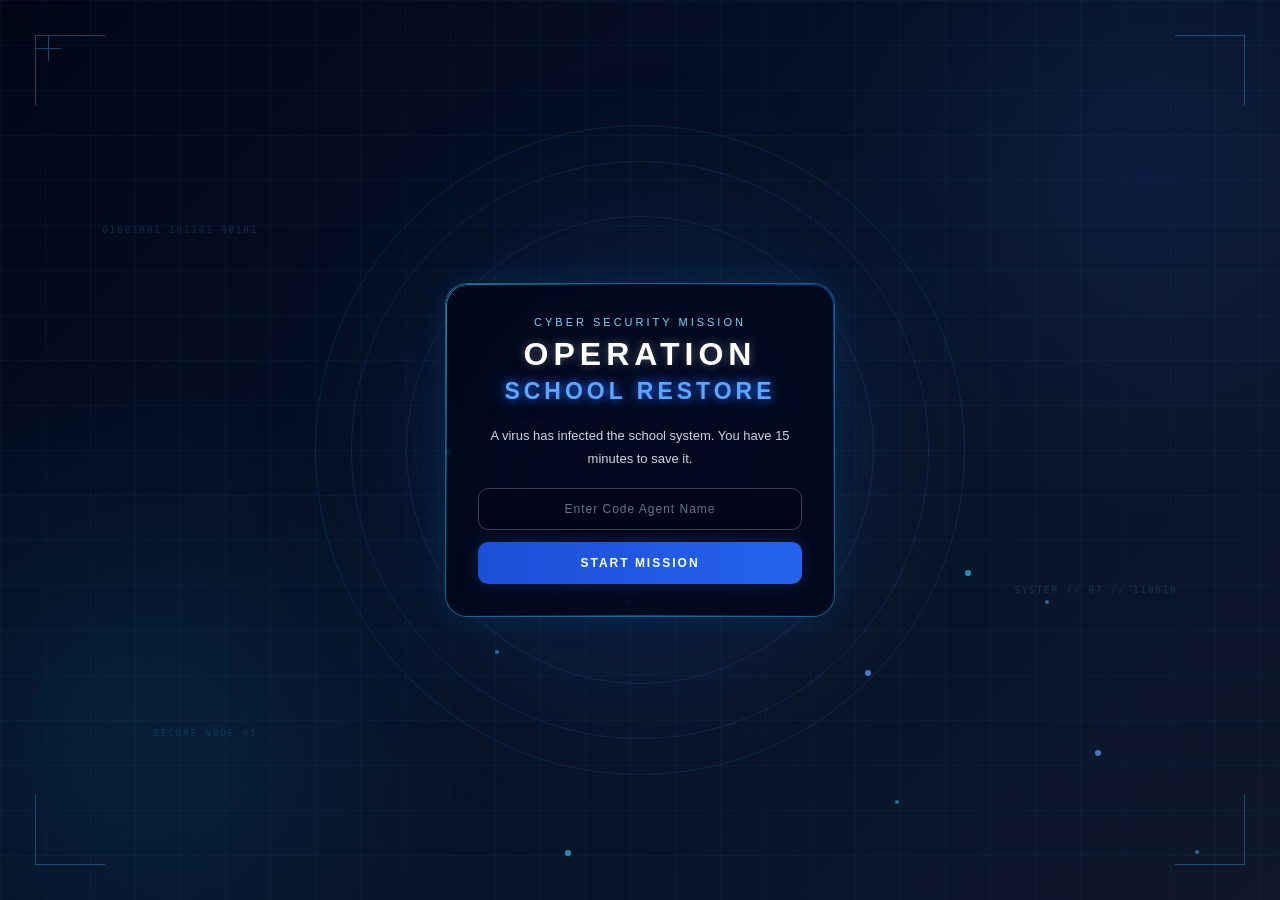
<file: index.html>
<!DOCTYPE html>
<html lang="en">
<head>
    <meta charset="UTF-8">
    <meta name="viewport" content="width=device-width, initial-scale=1.0">

    <link rel="stylesheet" href="style.css">

    <title>Operation: School Restore</title>
</head>

<body>
  <div class="hud-circle circle-one"></div>
<div class="hud-circle circle-two"></div>

<div class="corner top-left"></div>
<div class="corner top-right"></div>
<div class="corner bottom-left"></div>
<div class="corner bottom-right"></div>

<div class="data-stream stream-one">01001001 101101 00101</div>
<div class="data-stream stream-two">SYSTEM // 07 // 110010</div>
<div class="data-stream stream-three">SECURE_NODE_05</div>

<div class="particles"></div>

    <div class="particles"></div>
<div class="scan"></div>

<div class="card">
  <p class="tag">CYBER SECURITY MISSION</p>

  <h1>OPERATION</h1>
  <h2>SCHOOL RESTORE</h2>

  <p class="story">
    A virus has infected the school system.
    You have 15 minutes to save it.
  </p>

  <input type="text" placeholder="Enter Code Agent Name">

  <button onclick="window.location.href='rules.html'">
    START MISSION
</button>
</div>

</body>
</html>
</file>
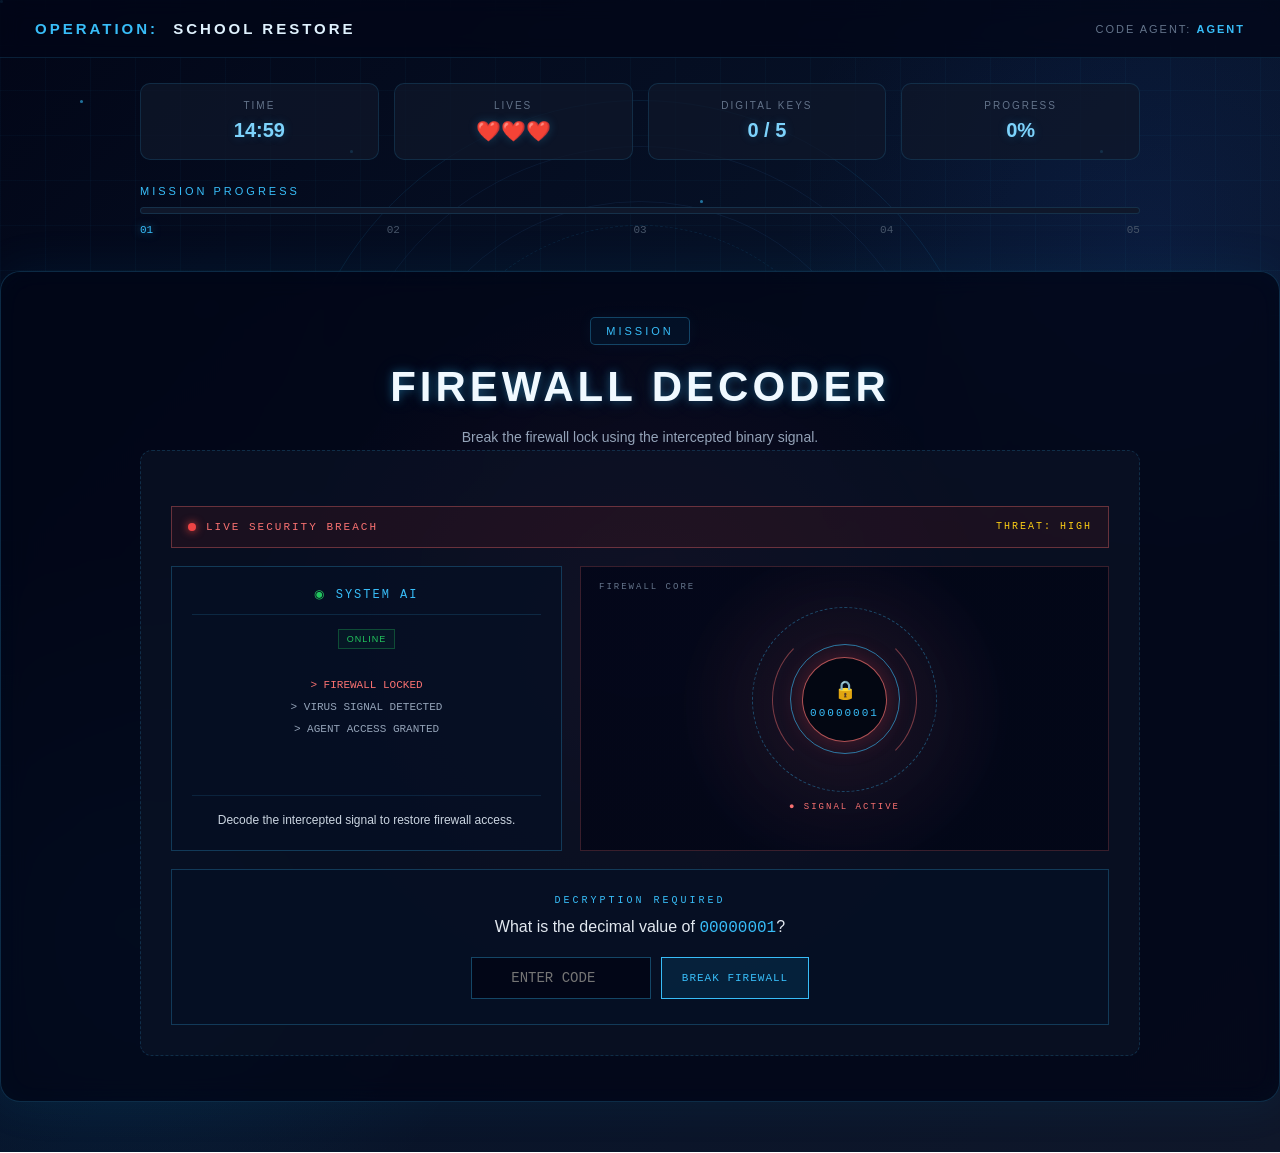
<file: game.html>
<!DOCTYPE html>
<html lang="en">

<head>
    <meta charset="UTF-8">
    <meta name="viewport" content="width=device-width, initial-scale=1.0">

    <title>Operation School Restore | Mission</title>

    <link rel="stylesheet" href="game.css">
</head>

<body>

    <!-- BACKGROUND EFFECTS -->

    <div class="hud-circle circle-one"></div>
    <div class="hud-circle circle-two"></div>

    <div class="particles"></div>


    <!-- GAME HEADER -->

    <header class="game-header">

        <div class="game-title">
            <span>OPERATION:</span>
            SCHOOL RESTORE
        </div>

        <div class="agent-status">
            CODE AGENT: <strong id="agentName">AGENT</strong>
        </div>

    </header>


    <!-- GAME STATUS -->

    <section class="status-panel">

        <div class="status-box">
            <span class="status-label">TIME</span>
            <strong id="timer">15:00</strong>
        </div>

        <div class="status-box">
            <span class="status-label">LIVES</span>
            <strong id="lives">❤️❤️❤️</strong>
        </div>

        <div class="status-box">
            <span class="status-label">DIGITAL KEYS</span>
            <strong id="keys">0 / 5</strong>
        </div>

        <div class="status-box">
            <span class="status-label">PROGRESS</span>
            <strong id="progress">0%</strong>
        </div>

    </section>


    <!-- MISSION PROGRESS -->

    <section class="mission-progress">

        <div class="progress-title">
            MISSION PROGRESS
        </div>

        <div class="progress-track">

            <div id="progressBar"></div>

        </div>

        <div class="mission-numbers">

            <span class="active">01</span>
            <span>02</span>
            <span>03</span>
            <span>04</span>
            <span>05</span>

        </div>

    </section>


    <!-- CURRENT MISSION -->

    <main class="mission-area">

        <div class="mission-badge">
            MISSION 
        </div>

        <h1 id="missionTitle">
            1.FIREWALL DECODER
        </h1>

        <p id="missionDescription">
            The virus has locked the main firewall.
            Decode the binary message to unlock the system.
        </p>


        <!-- MISSION CONTENT WILL GO HERE -->

        <div id="missionContent" class="mission-content">

            <div class="loading-message">
                INITIALIZING MISSION...
            </div>

        </div>

    </main>


    <!-- GAME MESSAGE -->

    <div id="gameMessage" class="game-message"></div>


    <!-- GAME SCRIPT -->

    <script src="game.js"></script>
    <script src="game.js"></script>

</body>

</html>
</file>
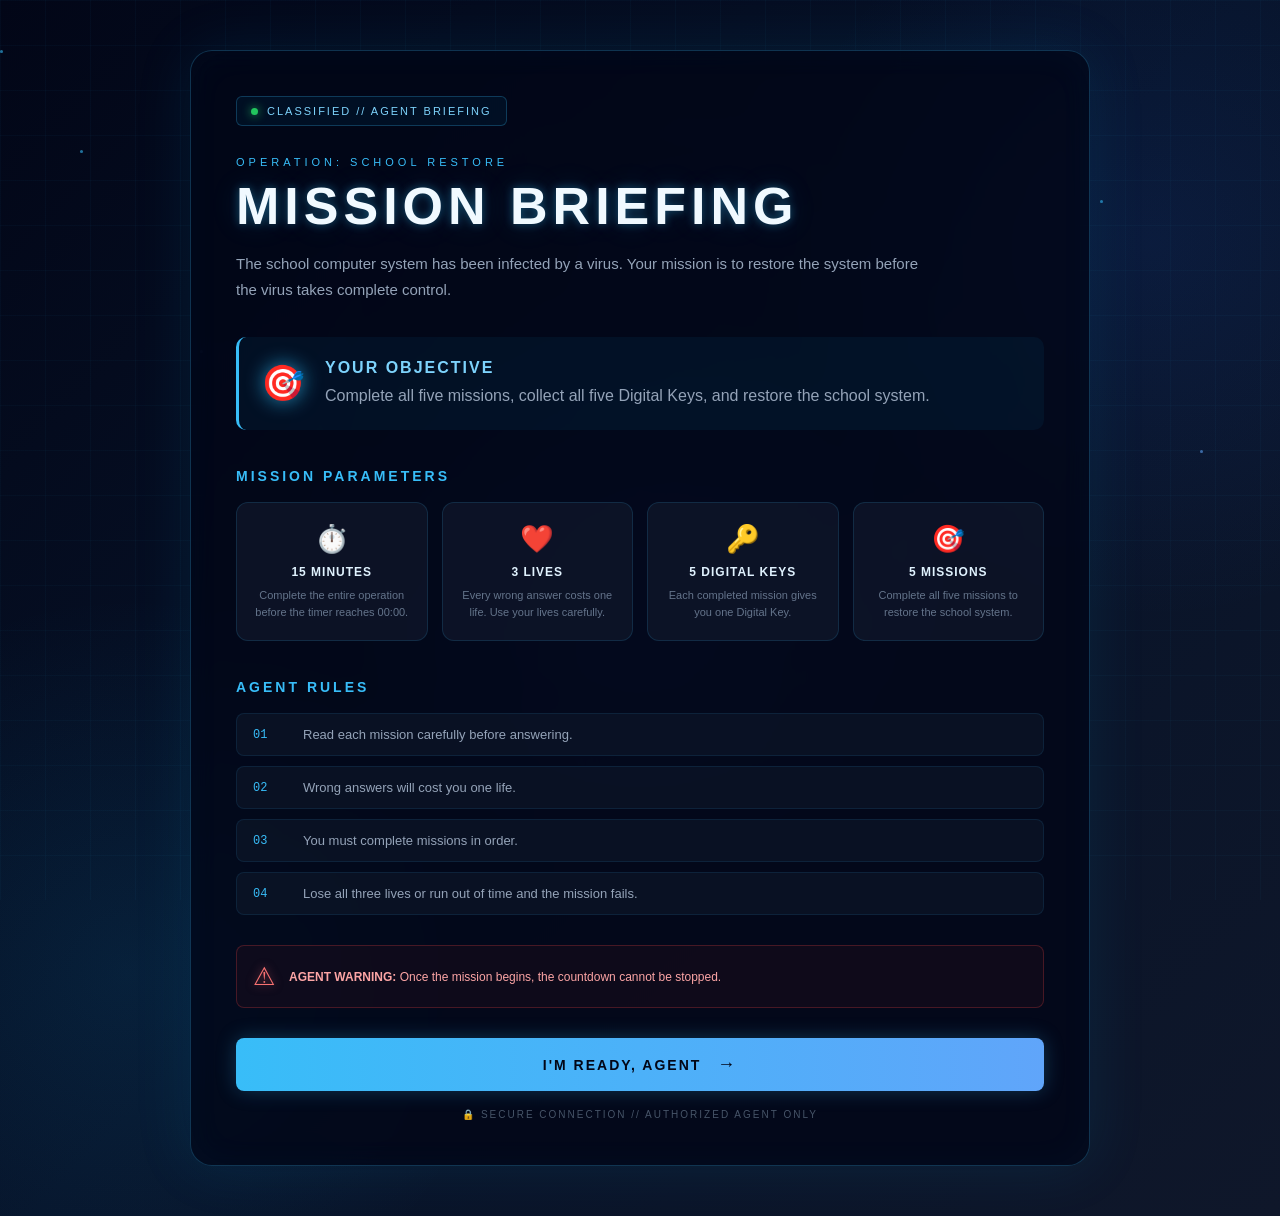
<file: rules.html>
<!DOCTYPE html>
<html lang="en">
<head>
    <meta charset="UTF-8">
    <meta name="viewport" content="width=device-width, initial-scale=1.0">

    <title>Mission Briefing | Operation School Restore</title>

    <link rel="stylesheet" href="rules.css">
</head>

<body>

    <div class="particles"></div>

    <div class="hud-circle circle-one"></div>
    <div class="hud-circle circle-two"></div>

    <div class="briefing-container">

        <div class="classified">
            <span class="status-dot"></span>
            CLASSIFIED // AGENT BRIEFING
        </div>

        <p class="tag">OPERATION: SCHOOL RESTORE</p>

        <h1>MISSION BRIEFING</h1>

        <p class="intro">
            The school computer system has been infected by a virus.
            Your mission is to restore the system before the virus takes
            complete control.
        </p>


        <!-- MISSION OBJECTIVE -->

        <div class="objective">

            <div class="objective-icon">🎯</div>

            <div>
                <h2>YOUR OBJECTIVE</h2>

                <p>
                    Complete all five missions, collect all five
                    Digital Keys, and restore the school system.
                </p>
            </div>

        </div>


        <!-- GAME RULES -->

        <h2 class="section-title">MISSION PARAMETERS</h2>

        <div class="rules-grid">

            <div class="rule-card">
                <div class="rule-icon">⏱️</div>
                <h3>15 MINUTES</h3>
                <p>
                    Complete the entire operation before the timer
                    reaches 00:00.
                </p>
            </div>


            <div class="rule-card">
                <div class="rule-icon">❤️</div>
                <h3>3 LIVES</h3>
                <p>
                    Every wrong answer costs one life.
                    Use your lives carefully.
                </p>
            </div>


            <div class="rule-card">
                <div class="rule-icon">🔑</div>
                <h3>5 DIGITAL KEYS</h3>
                <p>
                    Each completed mission gives you one
                    Digital Key.
                </p>
            </div>


            <div class="rule-card">
                <div class="rule-icon">🎯</div>
                <h3>5 MISSIONS</h3>
                <p>
                    Complete all five missions to restore
                    the school system.
                </p>
            </div>

        </div>


        <!-- IMPORTANT RULES -->

        <h2 class="section-title">AGENT RULES</h2>

        <div class="agent-rules">

            <div class="agent-rule">
                <span>01</span>
                <p>Read each mission carefully before answering.</p>
            </div>

            <div class="agent-rule">
                <span>02</span>
                <p>Wrong answers will cost you one life.</p>
            </div>

            <div class="agent-rule">
                <span>03</span>
                <p>You must complete missions in order.</p>
            </div>

            <div class="agent-rule">
                <span>04</span>
                <p>Lose all three lives or run out of time and the mission fails.</p>
            </div>

        </div>


        <!-- FINAL WARNING -->

        <div class="warning">

            <span>⚠</span>

            <p>
                <strong>AGENT WARNING:</strong>
                Once the mission begins, the countdown cannot be stopped.
            </p>

        </div>


        <!-- START BUTTON -->

        <button id="readyBtn">
            I'M READY, AGENT
            <span>→</span>
        </button>

        <p class="secure">
            🔒 SECURE CONNECTION // AUTHORIZED AGENT ONLY
        </p>

    </div>


    <script src="rules.js"></script>

</body>
</html>
</file>
<file: style.css>
/* ================================
   OPERATION: SCHOOL RESTORE
   AGENT BRIEFING SCREEN
================================ */

* {
    margin: 0;
    padding: 0;
    box-sizing: border-box;
}

body {
    min-height: 100vh;
    display: flex;
    justify-content: center;
    align-items: center;
    overflow: hidden;

    font-family: Arial, Helvetica, sans-serif;

    color: white;

    background:
        radial-gradient(circle at 20% 20%, rgba(37, 99, 235, 0.22), transparent 30%),
        radial-gradient(circle at 80% 80%, rgba(14, 165, 233, 0.15), transparent 30%),
        linear-gradient(135deg, #020617, #071329, #0f172a);

    position: relative;
}


/* =================================
   DIGITAL GRID BACKGROUND
================================= */

body::before {
    content: "";
    position: absolute;
    inset: 0;

    background-image:
        linear-gradient(rgba(56, 189, 248, 0.045) 1px, transparent 1px),
        linear-gradient(90deg, rgba(56, 189, 248, 0.045) 1px, transparent 1px);

    background-size: 45px 45px;

    animation: gridMove 12s linear infinite;

    pointer-events: none;
}

@keyframes gridMove {

    from {
        background-position: 0 0;
    }

    to {
        background-position: 45px 45px;
    }
}


/* =================================
   GLOWING BACKGROUND ORBS
================================= */

body::after {
    content: "";

    position: absolute;

    width: 500px;
    height: 500px;

    border-radius: 50%;

    background: rgba(37, 99, 235, 0.08);

    filter: blur(80px);

    animation: backgroundGlow 8s ease-in-out infinite;

    pointer-events: none;
}

@keyframes backgroundGlow {

    0%, 100% {
        transform: translate(-120px, -80px);
    }

    50% {
        transform: translate(120px, 80px);
    }
}


/* =================================
   FLOATING PARTICLES
================================= */

.particles::before,
.particles::after {

    content: "";

    position: absolute;

    width: 6px;
    height: 6px;

    border-radius: 50%;

    background: #38bdf8;

    box-shadow:
        80px 40px #38bdf8,
        180px 150px #60a5fa,
        300px 80px #38bdf8,
        420px 220px #60a5fa,
        520px 120px #38bdf8,
        650px 300px #60a5fa,
        120px 400px #38bdf8,
        350px 500px #60a5fa;

    opacity: 0.45;

    animation: particlesMove 8s ease-in-out infinite;

    pointer-events: none;
}

.particles::after {

    width: 4px;
    height: 4px;

    opacity: 0.3;

    animation-delay: 3s;

    box-shadow:
        50px 200px #38bdf8,
        250px 100px #60a5fa,
        450px 350px #38bdf8,
        600px 150px #60a5fa,
        750px 400px #38bdf8;
}

@keyframes particlesMove {

    0%, 100% {
        transform: translateY(0);
    }

    50% {
        transform: translateY(-30px);
    }
}


/* =================================
   MAIN AGENT CARD
================================= */

.card {

    width: 390px;

    padding: 32px;

    position: relative;

    text-align: center;

    background: rgba(2, 6, 23, 0.78);

    border: 1px solid rgba(56, 189, 248, 0.5);

    border-radius: 22px;

    backdrop-filter: blur(18px);

    box-shadow:
        0 0 30px rgba(14, 165, 233, 0.12),
        inset 0 0 30px rgba(56, 189, 248, 0.025);

    animation: cardEnter 1.2s ease-out;

    z-index: 5;

    overflow: hidden;
}


/* =================================
   CARD BORDER ANIMATION
================================= */

.card::before {

    content: "";

    position: absolute;

    inset: 0;

    border-radius: 22px;

    border: 1px solid transparent;

    background:
        linear-gradient(120deg,
        rgba(56, 189, 248, 0.7),
        transparent,
        rgba(37, 99, 235, 0.6),
        transparent)
        border-box;

    mask:
        linear-gradient(#000 0 0) padding-box,
        linear-gradient(#000 0 0);

    mask-composite: exclude;

    animation: borderRotate 5s linear infinite;

    pointer-events: none;
}

@keyframes borderRotate {

    0% {
        opacity: 0.4;
    }

    50% {
        opacity: 1;
    }

    100% {
        opacity: 0.4;
    }
}


/* =================================
   CARD ENTRANCE
================================= */

@keyframes cardEnter {

    0% {
        opacity: 0;
        transform: translateY(40px) scale(0.9);
        filter: blur(10px);
    }

    100% {
        opacity: 1;
        transform: translateY(0) scale(1);
        filter: blur(0);
    }
}


/* =================================
   CLASSIFIED BADGE
================================= */

.classified {

    display: inline-flex;

    align-items: center;

    gap: 8px;

    padding: 7px 14px;

    margin-bottom: 20px;

    border-radius: 20px;

    border: 1px solid rgba(56, 189, 248, 0.35);

    background: rgba(15, 23, 42, 0.8);

    color: #7dd3fc;

    font-size: 10px;

    letter-spacing: 2px;

    animation: badgeGlow 2s ease-in-out infinite;
}

@keyframes badgeGlow {

    0%, 100% {
        box-shadow: 0 0 5px rgba(56, 189, 248, 0.1);
    }

    50% {
        box-shadow: 0 0 18px rgba(56, 189, 248, 0.25);
    }
}


/* =================================
   STATUS DOT
================================= */

.status-dot {

    width: 7px;
    height: 7px;

    border-radius: 50%;

    background: #22c55e;

    box-shadow: 0 0 12px #22c55e;

    animation: statusPulse 1.5s infinite;
}

@keyframes statusPulse {

    0%, 100% {
        transform: scale(1);
        opacity: 1;
    }

    50% {
        transform: scale(0.6);
        opacity: 0.4;
    }
}


/* =================================
   TARGET / AGENT HUD
================================= */

.target {

    position: absolute;

    right: 20px;
    top: 20px;

    font-size: 38px;

    color: #38bdf8;

    opacity: 0.35;

    animation:
        targetRotate 8s linear infinite,
        targetPulse 2s ease-in-out infinite;
}

@keyframes targetRotate {

    from {
        transform: rotate(0deg);
    }

    to {
        transform: rotate(360deg);
    }
}

@keyframes targetPulse {

    0%, 100% {
        opacity: 0.25;
    }

    50% {
        opacity: 0.6;
    }
}


/* =================================
   TOP LABEL
================================= */

.tag {

    color: #7dd3fc;

    font-size: 11px;

    letter-spacing: 3px;

    margin-bottom: 8px;
}


/* =================================
   MAIN TITLE
================================= */

h1 {

    font-size: 32px;

    letter-spacing: 5px;

    color: white;

    text-shadow:
        0 0 10px rgba(255, 255, 255, 0.3);

    animation: titleAppear 1.5s ease;
}

h2 {

    font-size: 23px;

    letter-spacing: 4px;

    margin-top: 5px;
    margin-bottom: 20px;

    color: #60a5fa;

    text-shadow:
        0 0 8px #2563eb,
        0 0 20px rgba(37, 99, 235, 0.5);

    animation: titleGlow 2.5s ease-in-out infinite;
}

@keyframes titleAppear {

    from {
        opacity: 0;
        letter-spacing: 15px;
    }

    to {
        opacity: 1;
        letter-spacing: 5px;
    }
}

@keyframes titleGlow {

    0%, 100% {
        text-shadow:
            0 0 8px #2563eb;
    }

    50% {
        text-shadow:
            0 0 15px #2563eb,
            0 0 30px #1d4ed8;
    }
}


/* =================================
   SYSTEM BREACH
================================= */

.system-status {

    padding: 9px;

    margin-bottom: 18px;

    border-left: 2px solid #ef4444;

    background: rgba(239, 68, 68, 0.08);

    color: #fca5a5;

    font-size: 10px;

    letter-spacing: 1.5px;

    animation: warningPulse 2s infinite;
}

.system-status span {

    color: #ef4444;

    text-shadow: 0 0 10px #ef4444;
}

@keyframes warningPulse {

    0%, 100% {
        opacity: 1;
    }

    50% {
        opacity: 0.55;
    }
}


/* =================================
   STORY
================================= */

.story {

    color: #cbd5e1;

    font-size: 13px;

    line-height: 1.7;

    margin-bottom: 18px;
}


/* =================================
   MISSION INFORMATION
================================= */

.mission-info {

    display: flex;

    justify-content: center;

    flex-wrap: wrap;

    gap: 8px;

    margin-bottom: 20px;
}

.mission-info span {

    padding: 7px 9px;

    border-radius: 7px;

    border: 1px solid rgba(148, 163, 184, 0.2);

    background: rgba(15, 23, 42, 0.6);

    color: #94a3b8;

    font-size: 9px;

    transition: 0.3s;
}

.mission-info span:hover {

    color: #7dd3fc;

    border-color: #38bdf8;

    transform: translateY(-3px);

    box-shadow: 0 0 12px rgba(56, 189, 248, 0.2);
}


/* =================================
   AGENT NAME INPUT
================================= */

input {

    width: 100%;

    padding: 13px;

    border-radius: 10px;

    border: 1px solid #334155;

    outline: none;

    background: rgba(2, 6, 23, 0.9);

    color: white;

    text-align: center;

    font-size: 12px;

    letter-spacing: 1px;

    transition: 0.3s;
}

input::placeholder {

    color: #64748b;
}

input:focus {

    border-color: #38bdf8;

    box-shadow:
        0 0 10px rgba(56, 189, 248, 0.2),
        inset 0 0 10px rgba(56, 189, 248, 0.04);

    transform: scale(1.02);
}


/* =================================
   START MISSION BUTTON
================================= */

button {

    width: 100%;

    margin-top: 12px;

    padding: 14px;

    border: none;

    border-radius: 10px;

    background: linear-gradient(
        90deg,
        #1d4ed8,
        #2563eb,
        #1d4ed8
    );

    background-size: 200% 100%;

    color: white;

    font-size: 12px;

    font-weight: bold;

    letter-spacing: 2px;

    cursor: pointer;

    box-shadow:
        0 0 15px rgba(37, 99, 235, 0.25);

    transition: 0.3s;

    animation: buttonGlow 3s ease-in-out infinite;
}

button:hover {

    transform: translateY(-3px) scale(1.02);

    box-shadow:
        0 0 25px rgba(37, 99, 235, 0.7);
}

button:active {

    transform: scale(0.96);
}

@keyframes buttonGlow {

    0%, 100% {
        background-position: 0% 50%;
    }

    50% {
        background-position: 100% 50%;
    }
}


/* =================================
   SECURE CONNECTION
================================= */

.secure {

    margin-top: 16px;

    color: #64748b;

    font-size: 8px;

    letter-spacing: 2px;

    animation: secureBlink 3s infinite;
}

@keyframes secureBlink {

    0%, 100% {
        opacity: 0.4;
    }

    50% {
        opacity: 1;
    }
}


/* =================================
   RESPONSIVE
================================= */

@media (max-width: 500px) {

    .card {

        width: 90%;

        padding: 25px;
    }

    h1 {
        font-size: 26px;
    }

    h2 {
        font-size: 19px;
    }
}
/* =================================
   FUTURISTIC AGENT BACKGROUND
================================= */

/* LARGE HUD CIRCLES */

.hud-circle {
    position: absolute;
    border: 1px solid rgba(56, 189, 248, 0.12);
    border-radius: 50%;
    pointer-events: none;
}

.circle-one {
    width: 650px;
    height: 650px;
    animation: hudRotate 25s linear infinite;
}

.circle-two {
    width: 450px;
    height: 450px;
    border-style: dashed;
    opacity: 0.5;
    animation: hudRotateReverse 18s linear infinite;
}

.circle-one::before,
.circle-one::after {
    content: "";
    position: absolute;
    border: 1px solid rgba(96, 165, 250, 0.12);
    border-radius: 50%;
}

.circle-one::before {
    inset: 35px;
}

.circle-one::after {
    inset: 90px;
}

@keyframes hudRotate {
    from {
        transform: rotate(0deg);
    }

    to {
        transform: rotate(360deg);
    }
}

@keyframes hudRotateReverse {
    from {
        transform: rotate(360deg);
    }

    to {
        transform: rotate(0deg);
    }
}


/* =================================
   HUD CORNER BRACKETS
================================= */

.corner {
    position: absolute;
    width: 70px;
    height: 70px;
    opacity: 0.35;
}

.corner::before,
.corner::after {
    content: "";
    position: absolute;
    background: #38bdf8;
}


/* TOP LEFT */

.top-left {
    top: 35px;
    left: 35px;
    border-left: 1px solid #38bdf8;
    border-top: 1px solid #38bdf8;
}

.top-left::before {
    width: 25px;
    height: 1px;
    left: 0;
    top: 12px;
}

.top-left::after {
    width: 1px;
    height: 25px;
    left: 12px;
    top: 0;
}


/* TOP RIGHT */

.top-right {
    top: 35px;
    right: 35px;
    border-right: 1px solid #38bdf8;
    border-top: 1px solid #38bdf8;
}


/* BOTTOM LEFT */

.bottom-left {
    bottom: 35px;
    left: 35px;
    border-left: 1px solid #38bdf8;
    border-bottom: 1px solid #38bdf8;
}


/* BOTTOM RIGHT */

.bottom-right {
    bottom: 35px;
    right: 35px;
    border-right: 1px solid #38bdf8;
    border-bottom: 1px solid #38bdf8;
}


/* =================================
   DIGITAL DATA
================================= */

.data-stream {
    position: absolute;

    color: #38bdf8;

    font-size: 9px;

    letter-spacing: 2px;

    opacity: 0.18;

    font-family: monospace;

    pointer-events: none;

    white-space: nowrap;

    animation: dataFloat 8s ease-in-out infinite;
}

.stream-one {
    left: 8%;
    top: 25%;
}

.stream-two {
    right: 8%;
    top: 65%;
    animation-delay: 2s;
}

.stream-three {
    left: 12%;
    bottom: 18%;
    animation-delay: 4s;
}

@keyframes dataFloat {

    0%, 100% {
        transform: translateX(0);
        opacity: 0.12;
    }

    50% {
        transform: translateX(20px);
        opacity: 0.3;
    }
}


/* =================================
   EXTRA ENERGY GLOW
================================= */

body {
    background:
        radial-gradient(
            circle at 50% 50%,
            rgba(30, 64, 175, 0.10),
            transparent 35%
        ),
        radial-gradient(
            circle at 10% 80%,
            rgba(14, 165, 233, 0.10),
            transparent 25%
        ),
        radial-gradient(
            circle at 90% 20%,
            rgba(37, 99, 235, 0.10),
            transparent 25%
        ),
        linear-gradient(
            135deg,
            #020617,
            #071329,
            #0f172a
        );
}


/* =================================
   MAKE BACKGROUND ELEMENTS BEHIND CARD
================================= */

.hud-circle,
.corner,
.data-stream,
.particles {
    z-index: 1;
}

.card {
    z-index: 10;
}
</file>
<file: game.css>
/* =================================
   OPERATION: SCHOOL RESTORE
   GAME SCREEN
================================= */

* {
    margin: 0;
    padding: 0;
    box-sizing: border-box;
}

body {
    min-height: 100vh;

    font-family: Arial, sans-serif;

    color: #e0f2fe;

    background:
        radial-gradient(circle at 50% 50%, rgba(30, 64, 175, 0.12), transparent 35%),
        radial-gradient(circle at 10% 80%, rgba(14, 165, 233, 0.10), transparent 25%),
        radial-gradient(circle at 90% 20%, rgba(37, 99, 235, 0.10), transparent 25%),
        linear-gradient(135deg, #020617, #071329, #0f172a);

    overflow-x: hidden;
    position: relative;
}


/* =================================
   DIGITAL GRID
================================= */

body::before {
    content: "";

    position: fixed;
    inset: 0;

    background-image:
        linear-gradient(rgba(56, 189, 248, 0.035) 1px, transparent 1px),
        linear-gradient(90deg, rgba(56, 189, 248, 0.035) 1px, transparent 1px);

    background-size: 45px 45px;

    animation: gridMove 15s linear infinite;

    pointer-events: none;
}

@keyframes gridMove {

    from {
        background-position: 0 0;
    }

    to {
        background-position: 45px 45px;
    }
}


/* =================================
   HUD CIRCLES
================================= */

.hud-circle {
    position: fixed;

    border: 1px solid rgba(56, 189, 248, 0.10);

    border-radius: 50%;

    pointer-events: none;

    z-index: 1;
}

.circle-one {

    width: 700px;
    height: 700px;

    top: 50%;
    left: 50%;

    transform: translate(-50%, -50%);

    animation: rotateHUD 25s linear infinite;
}

.circle-two {

    width: 450px;
    height: 450px;

    top: 50%;
    left: 50%;

    transform: translate(-50%, -50%);

    border-style: dashed;

    animation: rotateHUDReverse 18s linear infinite;
}

.circle-one::before,
.circle-one::after {

    content: "";

    position: absolute;

    border: 1px solid rgba(96, 165, 250, 0.08);

    border-radius: 50%;
}

.circle-one::before {
    inset: 45px;
}

.circle-one::after {
    inset: 100px;
}

@keyframes rotateHUD {

    from {
        transform: translate(-50%, -50%) rotate(0deg);
    }

    to {
        transform: translate(-50%, -50%) rotate(360deg);
    }
}

@keyframes rotateHUDReverse {

    from {
        transform: translate(-50%, -50%) rotate(360deg);
    }

    to {
        transform: translate(-50%, -50%) rotate(0deg);
    }
}


/* =================================
   PARTICLES
================================= */

.particles::before,
.particles::after {

    content: "";

    position: fixed;

    width: 3px;
    height: 3px;

    background: #38bdf8;

    border-radius: 50%;

    box-shadow:
        80px 100px #38bdf8,
        200px 300px #60a5fa,
        350px 150px #38bdf8,
        500px 450px #60a5fa,
        700px 200px #38bdf8,
        900px 500px #60a5fa,
        1100px 150px #38bdf8,
        1200px 400px #60a5fa;

    opacity: 0.35;

    animation: particlesFloat 7s ease-in-out infinite;
}

@keyframes particlesFloat {

    0%, 100% {
        transform: translateY(0);
        opacity: 0.2;
    }

    50% {
        transform: translateY(-20px);
        opacity: 0.5;
    }
}


/* =================================
   GAME HEADER
================================= */

.game-header {

    position: relative;
    z-index: 10;

    display: flex;

    justify-content: space-between;
    align-items: center;

    padding: 20px 35px;

    border-bottom: 1px solid rgba(56, 189, 248, 0.15);

    background: rgba(2, 6, 23, 0.75);

    backdrop-filter: blur(10px);
}

.game-title {

    font-size: 15px;

    font-weight: bold;

    letter-spacing: 3px;

    color: #e0f2fe;
}

.game-title span {

    color: #38bdf8;

    margin-right: 8px;
}

.agent-status {

    font-size: 11px;

    letter-spacing: 2px;

    color: #64748b;
}

.agent-status strong {

    color: #38bdf8;
}


/* =================================
   STATUS PANEL
================================= */

.status-panel {

    position: relative;
    z-index: 10;

    display: grid;

    grid-template-columns: repeat(4, 1fr);

    gap: 15px;

    width: min(1000px, 92%);

    margin: 25px auto 0;
}

.status-box {

    padding: 16px;

    text-align: center;

    background: rgba(15, 23, 42, 0.75);

    border: 1px solid rgba(56, 189, 248, 0.15);

    border-radius: 10px;

    transition: 0.3s;
}

.status-box:hover {

    border-color: rgba(56, 189, 248, 0.4);

    transform: translateY(-3px);

    box-shadow: 0 0 20px rgba(56, 189, 248, 0.08);
}

.status-label {

    display: block;

    margin-bottom: 8px;

    font-size: 10px;

    letter-spacing: 2px;

    color: #64748b;
}

.status-box strong {

    font-size: 20px;

    color: #7dd3fc;

    text-shadow: 0 0 10px rgba(56, 189, 248, 0.25);
}


/* =================================
   MISSION PROGRESS
================================= */

.mission-progress {

    position: relative;
    z-index: 10;

    width: min(1000px, 92%);

    margin: 25px auto 0;
}

.progress-title {

    margin-bottom: 10px;

    font-size: 11px;

    letter-spacing: 3px;

    color: #38bdf8;
}

.progress-track {

    width: 100%;

    height: 7px;

    overflow: hidden;

    background: #0f172a;

    border: 1px solid rgba(56, 189, 248, 0.15);

    border-radius: 10px;
}

#progressBar {

    width: 0%;

    height: 100%;

    background: linear-gradient(
        90deg,
        #0284c7,
        #38bdf8,
        #60a5fa
    );

    box-shadow: 0 0 15px rgba(56, 189, 248, 0.6);

    border-radius: 10px;

    transition: width 0.6s ease;
}

.mission-numbers {

    display: flex;

    justify-content: space-between;

    margin-top: 10px;
}

.mission-numbers span {

    font-family: monospace;

    font-size: 11px;

    color: #475569;

    transition: 0.3s;
}

.mission-numbers .active {

    color: #38bdf8;

    text-shadow: 0 0 8px rgba(56, 189, 248, 0.6);
}


/* =================================
   MAIN MISSION AREA
================================= */

.mission-area {

    position: relative;
    z-index: 10;

    width: min(850px, 92%);

    margin: 35px auto 50px;

    padding: 45px;

    text-align: center;

    background: rgba(2, 6, 23, 0.78);

    border: 1px solid rgba(56, 189, 248, 0.2);

    border-radius: 20px;

    box-shadow:
        0 0 50px rgba(14, 165, 233, 0.08),
        inset 0 0 30px rgba(56, 189, 248, 0.02);

    backdrop-filter: blur(12px);

    animation: missionEnter 0.7s ease-out;
}

@keyframes missionEnter {

    from {
        opacity: 0;
        transform: translateY(20px);
    }

    to {
        opacity: 1;
        transform: translateY(0);
    }
}


/* =================================
   MISSION BADGE
================================= */

.mission-badge {

    display: inline-block;

    padding: 7px 15px;

    border: 1px solid rgba(56, 189, 248, 0.3);

    border-radius: 5px;

    background: rgba(14, 165, 233, 0.06);

    font-size: 11px;

    letter-spacing: 3px;

    color: #38bdf8;

    box-shadow: 0 0 15px rgba(56, 189, 248, 0.05);
}


/* =================================
   MISSION TITLE
================================= */

.mission-area h1 {

    margin-top: 18px;

    font-size: clamp(28px, 5vw, 42px);

    letter-spacing: 4px;

    color: #f0f9ff;

    text-shadow:
        0 0 10px rgba(56, 189, 248, 0.4),
        0 0 25px rgba(56, 189, 248, 0.12);
}

.mission-area > p {

    max-width: 650px;

    margin: 15px auto 0;

    line-height: 1.7;

    font-size: 14px;

    color: #94a3b8;
}


/* =================================
   MISSION CONTENT
================================= */

.mission-content {

    margin-top: 35px;

    padding: 30px;

    min-height: 180px;

    display: flex;

    align-items: center;

    justify-content: center;

    border: 1px dashed rgba(56, 189, 248, 0.18);

    border-radius: 12px;

    background: rgba(15, 23, 42, 0.5);
}

.loading-message {

    font-family: monospace;

    font-size: 12px;

    letter-spacing: 2px;

    color: #38bdf8;

    animation: loadingPulse 1.5s infinite;
}

@keyframes loadingPulse {

    0%, 100% {
        opacity: 0.4;
    }

    50% {
        opacity: 1;
    }
}


/* =================================
   GAME MESSAGE
================================= */

.game-message {

    position: fixed;

    left: 50%;

    bottom: 25px;

    transform: translateX(-50%);

    z-index: 100;

    padding: 12px 25px;

    border-radius: 8px;

    background: rgba(2, 6, 23, 0.95);

    border: 1px solid rgba(56, 189, 248, 0.3);

    color: #7dd3fc;

    font-size: 12px;

    letter-spacing: 1px;

    opacity: 0;

    pointer-events: none;

    transition: 0.3s;
}


/* =================================
   MOBILE
================================= */

@media (max-width: 700px) {

    .game-header {

        padding: 16px 18px;

        flex-direction: column;

        gap: 10px;

        text-align: center;
    }

    .status-panel {

        grid-template-columns: repeat(2, 1fr);
    }

    .mission-area {

        padding: 30px 20px;
    }

    .circle-one {

        width: 450px;
        height: 450px;
    }

    .circle-two {

        width: 300px;
        height: 300px;
    }
}

@media (max-width: 450px) {

    .status-panel {

        grid-template-columns: 1fr 1fr;

        gap: 8px;
    }

    .status-box {

        padding: 12px 5px;
    }

    .status-box strong {

        font-size: 16px;
    }

    .mission-area h1 {

        letter-spacing: 2px;
    }
}
/* =================================
   EMERGENCY FIREWALL INTERFACE
================================= */

.mission-area {
    position: relative;
    overflow: hidden;
}


/* Emergency red atmosphere */

.mission-area::before {
    content: "";

    position: absolute;

    inset: 0;

    pointer-events: none;

    background:
        radial-gradient(
            circle at 50% 45%,
            rgba(239, 68, 68, 0.08),
            transparent 45%
        );

    animation: emergencyPulse 2.5s ease-in-out infinite;

    z-index: 0;
}


/* Keep mission content above atmosphere */

.mission-area > * {
    position: relative;
    z-index: 2;
}


/* =================================
   FIREWALL WARNING
================================= */

.firewall-warning {

    display: inline-block;

    margin-bottom: 20px;

    padding: 7px 15px;

    border: 1px solid rgba(248, 113, 113, 0.5);

    background: rgba(127, 29, 29, 0.18);

    color: #f87171;

    font-size: 10px;

    letter-spacing: 2px;

    animation: warningPulse 1.4s infinite;

}


/* =================================
   FIREWALL CORE
================================= */

.firewall-core {

    position: relative;

    width: 260px;

    height: 260px;

    margin: 10px auto 25px;

    display: flex;

    align-items: center;

    justify-content: center;

}


/* Circular rings */

.core-ring {

    position: absolute;

    border-radius: 50%;

    border: 1px solid rgba(56, 189, 248, 0.35);

}


/* Outer ring */

.ring-one {

    width: 250px;

    height: 250px;

    border-style: dashed;

    animation:
        rotateCore 12s linear infinite;

}


/* Middle ring */

.ring-two {

    width: 205px;

    height: 205px;

    border-color: rgba(248, 113, 113, 0.45);

    border-top-color: transparent;

    border-bottom-color: transparent;

    animation:
        rotateCoreReverse 7s linear infinite;

}


/* Inner ring */

.ring-three {

    width: 155px;

    height: 155px;

    border-color: rgba(56, 189, 248, 0.6);

    box-shadow:
        0 0 20px rgba(56, 189, 248, 0.12);

    animation:
        rotateCore 5s linear infinite;

}


/* =================================
   CORE CENTER
================================= */

.core-center {

    width: 115px;

    height: 115px;

    border-radius: 50%;

    display: flex;

    flex-direction: column;

    align-items: center;

    justify-content: center;

    background:
        radial-gradient(
            circle,
            rgba(239, 68, 68, 0.22),
            rgba(2, 6, 23, 0.95) 70%
        );

    border: 1px solid rgba(248, 113, 113, 0.6);

    box-shadow:
        0 0 25px rgba(239, 68, 68, 0.25),
        inset 0 0 25px rgba(239, 68, 68, 0.12);

    animation: corePulse 1.2s ease-in-out infinite;

}


/* Lock */

.lock-icon {

    font-size: 22px;

    margin-bottom: 8px;

    animation: lockBlink 1s infinite;

}


/* =================================
   BINARY SIGNAL
================================= */

.firewall-core .binary-code {

    font-family: monospace;

    font-size: 20px;

    letter-spacing: 3px;

    color: #38bdf8;

    text-shadow:
        0 0 8px #38bdf8,
        0 0 20px rgba(56, 189, 248, 0.6);

    /*
       Continuous unstable signal
    */

    animation:
        binaryBlink 0.9s steps(2) infinite;

}


/* =================================
   VIRUS SIGNAL
================================= */

.code-status {

    font-family: monospace;

    font-size: 10px;

    letter-spacing: 2px;

    color: #f87171;

}


.blink-dot {

    display: inline-block;

    margin-right: 5px;

    animation: warningBlink 0.7s infinite;

}


/* =================================
   ANIMATIONS
================================= */

@keyframes binaryBlink {

    0% {
        opacity: 1;
        filter: brightness(1.2);
    }

    50% {
        opacity: 0.25;
        filter: brightness(0.5);
    }

    100% {
        opacity: 1;
        filter: brightness(1.5);
    }

}


@keyframes corePulse {

    0%, 100% {
        transform: scale(0.98);

        box-shadow:
            0 0 20px rgba(239, 68, 68, 0.2),
            inset 0 0 20px rgba(239, 68, 68, 0.1);
    }

    50% {
        transform: scale(1.04);

        box-shadow:
            0 0 45px rgba(239, 68, 68, 0.4),
            inset 0 0 30px rgba(239, 68, 68, 0.2);
    }

}


@keyframes rotateCore {

    from {
        transform: rotate(0deg);
    }

    to {
        transform: rotate(360deg);
    }

}


@keyframes rotateCoreReverse {

    from {
        transform: rotate(360deg);
    }

    to {
        transform: rotate(0deg);
    }

}


@keyframes warningBlink {

    0%, 100% {
        opacity: 1;
    }

    50% {
        opacity: 0.15;
    }

}


@keyframes lockBlink {

    0%, 100% {
        opacity: 1;
    }

    50% {
        opacity: 0.3;
    }

}


@keyframes warningPulse {

    0%, 100% {
        box-shadow:
            0 0 5px rgba(248, 113, 113, 0.05);
    }

    50% {
        box-shadow:
            0 0 20px rgba(248, 113, 113, 0.25);
    }

}


@keyframes emergencyPulse {

    0%, 100% {
        opacity: 0.35;
    }

    50% {
        opacity: 1;
    }

}
/* =================================
   FIX MISSION TEXT ORIENTATION
================================= */

.mission-area {
    width: 100%;
}

.mission-content {
    width: 100%;
    max-width: 1000px;
    margin: 0 auto;
}

.mission-content p,
.mission-content strong,
.mission-content div {
    writing-mode: horizontal-tb;
    text-orientation: mixed;
}

/* Make instruction text wider */

.ai-terminal {
    width: 100%;
}

#terminalText {
    width: 100%;
    text-align: left;
    white-space: normal;
}

.terminal-line {
    display: block;
    width: 100%;
    white-space: normal;
}

/* Firewall section */

.firewall-panel {
    width: 100%;
}

/* Question section */

.challenge-panel {
    width: 100%;
}

.challenge-panel .question {
    width: 100%;
    max-width: 700px;
    margin: 15px auto 20px;
    line-height: 1.6;
}

/* Prevent letters from stacking vertically */

.mission-alert {
    width: 100%;
}

.mission-alert p {
    white-space: normal;
    word-break: normal;
    overflow-wrap: normal;
}
/* =========================================
   MISSION 01 — AGENT CONSOLE
========================================= */

.mission-console {
    width: 100%;
    max-width: 1050px;
    margin: 25px auto 0;
}


/* =========================================
   TOP ALERT
========================================= */

.mission-alert-bar {
    height: 42px;

    display: flex;
    align-items: center;

    gap: 10px;

    padding: 0 16px;

    background: rgba(127, 29, 29, 0.16);

    border: 1px solid rgba(248, 113, 113, 0.35);

    color: #f87171;

    font-family: monospace;

    font-size: 11px;

    letter-spacing: 2px;
}

.alert-light {
    width: 8px;
    height: 8px;

    border-radius: 50%;

    background: #ef4444;

    box-shadow:
        0 0 8px #ef4444;

    animation: emergencyLight 0.8s infinite;
}

.threat-level {
    margin-left: auto;

    color: #facc15;

    font-size: 10px;
}


/* =========================================
   MAIN GRID
========================================= */

.mission-grid {

    display: grid;

    grid-template-columns: 0.85fr 1.15fr;

    gap: 18px;

    margin-top: 18px;
}


/* =========================================
   AI PANEL
========================================= */

.ai-panel {

    min-height: 285px;

    padding: 20px;

    background: rgba(5, 15, 35, 0.75);

    border: 1px solid rgba(56, 189, 248, 0.25);

    position: relative;
}

.panel-heading {

    color: #38bdf8;

    font-family: monospace;

    font-size: 12px;

    letter-spacing: 2px;

    padding-bottom: 12px;

    border-bottom: 1px solid rgba(56, 189, 248, 0.15);
}

.panel-heading span {
    color: #22c55e;
}

.ai-status {

    display: inline-block;

    margin-top: 14px;

    padding: 4px 8px;

    font-size: 9px;

    letter-spacing: 1px;

    color: #22c55e;

    border: 1px solid rgba(34, 197, 94, 0.3);

    background: rgba(34, 197, 94, 0.05);
}

.ai-lines {

    margin-top: 25px;

    font-family: monospace;

    font-size: 11px;

    line-height: 2;

    color: #94a3b8;
}

.ai-lines p {
    margin: 0;
}

.ai-lines p:first-child {
    color: #f87171;
}

.ai-message {

    position: absolute;

    bottom: 20px;

    left: 20px;

    right: 20px;

    padding-top: 15px;

    border-top: 1px solid rgba(56, 189, 248, 0.12);

    color: #cbd5e1;

    font-size: 12px;

    line-height: 1.6;
}


/* =========================================
   FIREWALL CORE
========================================= */

.firewall-panel-new {

    min-height: 285px;

    display: flex;

    flex-direction: column;

    align-items: center;

    justify-content: center;

    background:
        radial-gradient(
            circle at center,
            rgba(239, 68, 68, 0.09),
            rgba(2, 6, 23, 0.85) 55%
        );

    border: 1px solid rgba(248, 113, 113, 0.22);

    position: relative;
}

.core-label {

    position: absolute;

    top: 15px;

    left: 18px;

    font-family: monospace;

    font-size: 9px;

    letter-spacing: 2px;

    color: #64748b;
}


/* CORE */

.core {

    width: 190px;

    height: 190px;

    position: relative;

    display: flex;

    align-items: center;

    justify-content: center;
}


/* ROTATING RINGS */

.core-ring {

    position: absolute;

    border-radius: 50%;

    border: 1px solid;
}

.core-ring-1 {

    width: 185px;
    height: 185px;

    border-color: rgba(56, 189, 248, 0.35);

    border-style: dashed;

    animation: rotateCore 10s linear infinite;
}

.core-ring-2 {

    width: 145px;
    height: 145px;

    border-color: rgba(248, 113, 113, 0.45);

    border-top-color: transparent;

    border-bottom-color: transparent;

    animation: rotateCoreReverse 6s linear infinite;
}

.core-ring-3 {

    width: 110px;
    height: 110px;

    border-color: rgba(56, 189, 248, 0.6);

    animation: corePulse 1.5s ease-in-out infinite;
}


/* CENTER */

.core-center {

    width: 85px;
    height: 85px;

    border-radius: 50%;

    display: flex;

    flex-direction: column;

    align-items: center;

    justify-content: center;

    background: #030712;

    border: 1px solid rgba(248, 113, 113, 0.7);

    box-shadow:
        0 0 25px rgba(239, 68, 68, 0.25);
}

.lock {

    font-size: 18px;

    margin-bottom: 6px;

    animation: lockPulse 1s infinite;
}

.binary-signal {

    font-family: monospace;

    font-size: 11px;

    letter-spacing: 2px;

    color: #38bdf8;

    animation: binarySignal 0.8s steps(2) infinite;
}


/* STATUS */

.signal-status {

    margin-top: 8px;

    color: #f87171;

    font-family: monospace;

    font-size: 9px;

    letter-spacing: 2px;
}


/* =========================================
   CHALLENGE
========================================= */

.challenge-console {

    margin-top: 18px;

    padding: 25px;

    text-align: center;

    background: rgba(5, 15, 35, 0.8);

    border: 1px solid rgba(56, 189, 248, 0.25);
}

.challenge-label {

    color: #38bdf8;

    font-family: monospace;

    font-size: 10px;

    letter-spacing: 3px;

    margin-bottom: 12px;
}

.challenge-console h3 {

    margin: 0 0 20px;

    font-size: 16px;

    font-weight: 400;

    color: #e2e8f0;
}

.challenge-console h3 span {

    color: #38bdf8;

    font-family: monospace;
}


/* ANSWER */

.answer-area {

    display: flex;

    justify-content: center;

    gap: 10px;
}

.answer-area input {

    width: 180px;

    padding: 12px;

    text-align: center;

    font-family: monospace;

    font-size: 14px;

    color: white;

    background: #020617;

    border: 1px solid rgba(56, 189, 248, 0.35);

    outline: none;
}

.answer-area input:focus {

    border-color: #38bdf8;

    box-shadow:
        0 0 15px rgba(56, 189, 248, 0.2);
}

.answer-area button {

    padding: 12px 20px;

    border: 1px solid #38bdf8;

    background: rgba(14, 165, 233, 0.12);

    color: #38bdf8;

    font-family: monospace;

    font-size: 11px;

    letter-spacing: 1px;

    cursor: pointer;

    transition: 0.25s;
}

.answer-area button:hover {

    background: rgba(14, 165, 233, 0.25);

    box-shadow:
        0 0 20px rgba(56, 189, 248, 0.25);
}


/* =========================================
   ANIMATIONS
========================================= */

@keyframes emergencyLight {

    0%, 100% {
        opacity: 1;
    }

    50% {
        opacity: 0.15;
    }
}

@keyframes rotateCore {

    from {
        transform: rotate(0deg);
    }

    to {
        transform: rotate(360deg);
    }
}

@keyframes rotateCoreReverse {

    from {
        transform: rotate(360deg);
    }

    to {
        transform: rotate(0deg);
    }
}

@keyframes corePulse {

    0%, 100% {
        transform: scale(1);
    }

    50% {
        transform: scale(1.08);
    }
}

@keyframes lockPulse {

    0%, 100% {
        opacity: 1;
    }

    50% {
        opacity: 0.3;
    }
}

@keyframes binarySignal {

    0%, 100% {
        opacity: 1;
    }

    50% {
        opacity: 0.25;
    }
}


/* =========================================
   MOBILE
========================================= */

@media (max-width: 700px) {

    .mission-grid {
        grid-template-columns: 1fr;
    }

    .answer-area {
        flex-direction: column;
        align-items: center;
    }

    .answer-area input,
    .answer-area button {
        width: 100%;
    }

}
/* =========================================
   MISSION 02 — LOGIC CIRCUIT REPAIR
========================================= */

.circuit-mission {
    width: 100%;
    max-width: 1050px;
    margin: 20px auto 0;
}

/* HEADER */

.circuit-header {
    display: flex;
    justify-content: space-between;
    align-items: center;
    padding: 12px 16px;
    background: rgba(5, 15, 35, 0.85);
    border: 1px solid rgba(56, 189, 248, 0.25);
    font-family: monospace;
    font-size: 10px;
    letter-spacing: 2px;
}

.circuit-round {
    color: #38bdf8;
}

.circuit-status {
    color: #f87171;
    animation: circuitWarning 1s infinite;
}


/* SITUATION */

.circuit-situation {
    display: flex;
    align-items: center;
    gap: 18px;
    margin-top: 16px;
    padding: 18px;
    background: rgba(5, 15, 35, 0.8);
    border: 1px solid rgba(56, 189, 248, 0.2);
}

.situation-icon {
    width: 60px;
    height: 60px;
    flex-shrink: 0;

    display: flex;
    align-items: center;
    justify-content: center;

    font-size: 28px;

    border: 1px solid rgba(56, 189, 248, 0.3);
    background: rgba(14, 165, 233, 0.08);

    box-shadow: 0 0 20px rgba(56, 189, 248, 0.08);
}

.situation-label {
    color: #38bdf8;
    font-family: monospace;
    font-size: 9px;
    letter-spacing: 2px;
    margin-bottom: 7px;
}

.circuit-situation p {
    margin: 0;
    color: #cbd5e1;
    font-size: 13px;
    line-height: 1.5;
}


/* CIRCUIT BOARD */

.circuit-board {
    min-height: 180px;

    margin-top: 16px;
    padding: 25px;

    display: flex;
    align-items: center;
    justify-content: center;
    gap: 0;

    background:
        linear-gradient(
            rgba(5, 15, 35, 0.92),
            rgba(2, 6, 23, 0.96)
        );

    border: 1px solid rgba(34, 197, 94, 0.18);

    position: relative;

    overflow: hidden;
}


/* CIRCUIT GRID */

.circuit-board::before {
    content: "";

    position: absolute;
    inset: 0;

    background-image:
        linear-gradient(
            rgba(56, 189, 248, 0.05) 1px,
            transparent 1px
        ),
        linear-gradient(
            90deg,
            rgba(56, 189, 248, 0.05) 1px,
            transparent 1px
        );

    background-size: 30px 30px;

    pointer-events: none;
}


/* INPUT NODES */

.input-node,
.power-node {
    position: relative;
    z-index: 2;

    width: 95px;
    height: 85px;

    display: flex;
    flex-direction: column;
    align-items: center;
    justify-content: center;

    background: #020617;

    border: 1px solid rgba(56, 189, 248, 0.35);

    box-shadow:
        0 0 15px rgba(56, 189, 248, 0.06);
}

.input-node span,
.power-node span {
    font-family: monospace;
    font-size: 8px;
    letter-spacing: 1px;
    color: #64748b;
}

.input-node strong {
    margin-top: 8px;

    font-family: monospace;
    font-size: 25px;

    color: #22c55e;

    text-shadow:
        0 0 12px rgba(34, 197, 94, 0.7);
}

.power-node strong {
    margin-top: 8px;

    font-size: 22px;

    animation: powerBlink 1s infinite;
}


/* WIRES */

.circuit-wire {
    width: 55px;
    height: 3px;

    background: #38bdf8;

    box-shadow:
        0 0 8px rgba(56, 189, 248, 0.7);

    position: relative;
    z-index: 2;
}

.circuit-wire::after {
    content: "";

    position: absolute;

    width: 10px;
    height: 10px;

    top: -4px;
    right: -2px;

    border-radius: 50%;

    background: #38bdf8;

    box-shadow:
        0 0 12px #38bdf8;

    animation: electricityFlow 1s linear infinite;
}


/* GATE */

.gate-box {
    position: relative;
    z-index: 2;

    width: 115px;
    height: 95px;

    display: flex;
    flex-direction: column;
    align-items: center;
    justify-content: center;

    background:
        radial-gradient(
            circle,
            rgba(56, 189, 248, 0.12),
            rgba(2, 6, 23, 0.95)
        );

    border: 1px solid rgba(56, 189, 248, 0.6);

    box-shadow:
        0 0 20px rgba(56, 189, 248, 0.12);
}

.gate-box span {
    font-family: monospace;
    font-size: 8px;
    letter-spacing: 1px;
    color: #64748b;
}

.gate-box strong {
    margin-top: 8px;

    font-family: monospace;
    font-size: 32px;

    color: #facc15;

    text-shadow:
        0 0 15px rgba(250, 204, 21, 0.7);

    animation: gateQuestion 1.2s ease-in-out infinite;
}


/* QUESTION */

.gate-question {
    margin-top: 16px;

    padding: 24px;

    text-align: center;

    background: rgba(5, 15, 35, 0.85);

    border: 1px solid rgba(56, 189, 248, 0.25);
}

.gate-question h3 {
    margin: 8px 0 20px;

    font-size: 16px;
    font-weight: 400;

    color: #e2e8f0;
}

.gate-options {
    display: flex;
    justify-content: center;
    gap: 12px;
}

.gate-button {
    width: 120px;
    padding: 13px;

    background: rgba(14, 165, 233, 0.06);

    border: 1px solid rgba(56, 189, 248, 0.35);

    color: #38bdf8;

    font-family: monospace;
    font-size: 12px;
    letter-spacing: 2px;

    cursor: pointer;

    transition: 0.25s;
}

.gate-button:hover {
    transform: translateY(-3px);

    background: rgba(14, 165, 233, 0.15);

    border-color: #38bdf8;

    box-shadow:
        0 0 20px rgba(56, 189, 248, 0.2);
}

.gate-button:disabled {
    opacity: 0.45;
    cursor: not-allowed;
}


/* MESSAGE */

#circuitMessage {
    min-height: 20px;

    margin: 15px 0 0;

    font-family: monospace;
    font-size: 11px;
    letter-spacing: 1px;
}


/* MISSION COMPLETE */

.mission-complete {
    min-height: 350px;

    display: flex;
    flex-direction: column;
    align-items: center;
    justify-content: center;

    text-align: center;

    background:
        radial-gradient(
            circle,
            rgba(34, 197, 94, 0.1),
            rgba(2, 6, 23, 0.9) 60%
        );

    border: 1px solid rgba(34, 197, 94, 0.3);
}

.complete-icon {
    font-size: 50px;

    animation: completePulse 1.5s infinite;
}

.mission-complete h2 {
    margin: 15px 0 8px;

    color: #22c55e;

    font-family: monospace;
    letter-spacing: 3px;

    text-shadow:
        0 0 15px rgba(34, 197, 94, 0.5);
}

.mission-complete p {
    color: #94a3b8;
}

.key-earned {
    margin-top: 18px;

    padding: 10px 18px;

    color: #facc15;

    border: 1px solid rgba(250, 204, 21, 0.3);

    font-family: monospace;
    font-size: 10px;
    letter-spacing: 2px;
}


/* ANIMATIONS */

@keyframes circuitWarning {

    0%, 100% {
        opacity: 1;
    }

    50% {
        opacity: 0.35;
    }
}


@keyframes powerBlink {

    0%, 100% {
        opacity: 1;
    }

    50% {
        opacity: 0.25;
    }
}


@keyframes electricityFlow {

    0% {
        opacity: 0.2;
        transform: translateX(-15px);
    }

    50% {
        opacity: 1;
    }

    100% {
        opacity: 0.2;
        transform: translateX(15px);
    }
}


@keyframes gateQuestion {

    0%, 100% {
        opacity: 1;
        transform: scale(1);
    }

    50% {
        opacity: 0.55;
        transform: scale(1.08);
    }
}


@keyframes completePulse {

    0%, 100% {
        transform: scale(1);
        opacity: 1;
    }

    50% {
        transform: scale(1.12);
        opacity: 0.75;
    }
}


/* MOBILE */

@media (max-width: 700px) {

    .circuit-header {
        flex-direction: column;
        align-items: flex-start;
        gap: 6px;
    }

    .circuit-situation {
        align-items: flex-start;
    }

    .circuit-board {
        flex-wrap: wrap;
        gap: 10px;
    }

    .circuit-wire {
        width: 35px;
    }

    .gate-options {
        flex-direction: column;
        align-items: center;
    }

    .gate-button {
        width: 100%;
        max-width: 250px;
    }
}
/* =========================================
   MISSION CODE REWARD
========================================= */

.mission-code {
    margin-top: 18px;
    padding: 14px 24px;

    border: 1px solid rgba(250, 204, 21, 0.45);
    background: rgba(250, 204, 21, 0.06);

    color: #facc15;

    font-family: monospace;
    font-size: 14px;
    letter-spacing: 2px;

    box-shadow:
        0 0 20px rgba(250, 204, 21, 0.08);
}

.mission-code strong {
    font-size: 24px;
    color: #ffffff;

    text-shadow:
        0 0 12px rgba(250, 204, 21, 0.7);
}

.code-instruction {
    max-width: 420px;
    margin: 14px auto;

    color: #94a3b8;
    font-size: 11px;
    line-height: 1.5;
}

.continue-button {
    margin-top: 12px;

    padding: 13px 24px;

    background: rgba(14, 165, 233, 0.1);

    border: 1px solid #38bdf8;

    color: #38bdf8;

    font-family: monospace;
    font-size: 11px;
    letter-spacing: 1.5px;

    cursor: pointer;

    transition: 0.25s;
}

.continue-button:hover {
    background: rgba(14, 165, 233, 0.2);

    box-shadow:
        0 0 20px rgba(56, 189, 248, 0.25);

    transform: translateY(-2px);
}
/* =========================================
   MISSION 03 — DATA TREASURE HUNT
========================================= */

.treasure-mission {
    width: 100%;
    max-width: 1050px;
    margin: 20px auto 0;
}

/* HEADER */

.treasure-header {
    display: flex;
    justify-content: space-between;
    align-items: center;

    padding: 12px 16px;

    background: rgba(5, 15, 35, 0.85);

    border: 1px solid rgba(56, 189, 248, 0.25);

    font-family: monospace;
    font-size: 10px;
    letter-spacing: 2px;
}

.treasure-round {
    color: #38bdf8;
}

.treasure-status {
    color: #facc15;

    animation: storageWarning 1.2s infinite;
}


/* CLUE */

.treasure-clue {
    display: flex;
    align-items: center;
    gap: 18px;

    margin-top: 16px;
    padding: 18px;

    background:
        linear-gradient(
            135deg,
            rgba(14, 165, 233, 0.08),
            rgba(2, 6, 23, 0.9)
        );

    border: 1px solid rgba(56, 189, 248, 0.25);
}

.treasure-icon {
    width: 60px;
    height: 60px;

    flex-shrink: 0;

    display: flex;
    align-items: center;
    justify-content: center;

    font-size: 28px;

    background: rgba(14, 165, 233, 0.08);

    border: 1px solid rgba(56, 189, 248, 0.35);

    box-shadow:
        0 0 20px rgba(56, 189, 248, 0.1);
}

.treasure-clue p {
    margin: 0;

    color: #cbd5e1;

    font-size: 13px;
    line-height: 1.5;
}

.treasure-clue p strong {
    color: #facc15;

    font-family: monospace;

    text-shadow:
        0 0 10px rgba(250, 204, 21, 0.5);
}


/* DATA GRID */

.data-grid {
    width: min(100%, 560px);

    margin: 25px auto;

    display: grid;

    grid-template-columns: repeat(3, 1fr);

    gap: 12px;

    padding: 20px;

    background:
        radial-gradient(
            circle,
            rgba(14, 165, 233, 0.07),
            rgba(2, 6, 23, 0.95)
        );

    border: 1px solid rgba(56, 189, 248, 0.2);

    box-shadow:
        inset 0 0 30px rgba(0, 0, 0, 0.3);
}


/* DATA TILE */

.data-tile {
    position: relative;

    height: 95px;

    display: flex;
    flex-direction: column;
    align-items: center;
    justify-content: center;

    background:
        linear-gradient(
            145deg,
            rgba(15, 23, 42, 0.95),
            rgba(2, 6, 23, 0.95)
        );

    border: 1px solid rgba(56, 189, 248, 0.25);

    color: white;

    cursor: pointer;

    transition:
        transform 0.2s,
        border-color 0.2s,
        box-shadow 0.2s,
        background 0.2s;
}

.data-tile:hover {
    transform: translateY(-4px);

    border-color: #38bdf8;

    background:
        rgba(14, 165, 233, 0.1);

    box-shadow:
        0 0 20px rgba(56, 189, 248, 0.15);
}

.tile-number {
    font-family: monospace;

    font-size: 20px;

    letter-spacing: 3px;

    color: #38bdf8;

    text-shadow:
        0 0 10px rgba(56, 189, 248, 0.4);
}

.tile-status {
    margin-top: 8px;

    font-family: monospace;

    font-size: 7px;

    letter-spacing: 2px;

    color: #64748b;
}


/* CORRECT TILE */

.data-tile.correct-tile {
    border-color: #22c55e;

    background:
        rgba(34, 197, 94, 0.12);

    box-shadow:
        0 0 30px rgba(34, 197, 94, 0.25);

    transform: scale(1.04);
}

.data-tile.correct-tile .tile-number {
    color: #22c55e;

    text-shadow:
        0 0 15px rgba(34, 197, 94, 0.7);
}

.data-tile.correct-tile .tile-status {
    color: #22c55e;
}


/* WRONG TILE */

.data-tile.wrong-tile {
    border-color: #f87171;

    background:
        rgba(239, 68, 68, 0.12);

    animation:
        tileError 0.35s linear 2;
}

.data-tile.wrong-tile .tile-number {
    color: #f87171;
}


/* DATA GUIDE */

.data-guide {
    width: min(100%, 560px);

    margin: 0 auto;

    padding: 14px 18px;

    background: rgba(5, 15, 35, 0.8);

    border-left: 3px solid #38bdf8;

    border-top: 1px solid rgba(56, 189, 248, 0.15);
    border-right: 1px solid rgba(56, 189, 248, 0.15);
    border-bottom: 1px solid rgba(56, 189, 248, 0.15);
}

.data-guide span {
    font-family: monospace;

    font-size: 9px;

    letter-spacing: 2px;

    color: #38bdf8;
}

.data-guide p {
    margin: 7px 0 0;

    font-family: monospace;

    font-size: 11px;

    color: #94a3b8;
}

.data-guide strong {
    color: #facc15;
}


/* MESSAGE */

#treasureMessage {
    min-height: 20px;

    margin: 15px 0 0;

    text-align: center;

    font-family: monospace;

    font-size: 11px;

    letter-spacing: 1px;
}


/* ANIMATIONS */

@keyframes storageWarning {

    0%, 100% {
        opacity: 1;
    }

    50% {
        opacity: 0.35;
    }
}

@keyframes tileError {

    0% {
        transform: translateX(0);
    }

    25% {
        transform: translateX(-5px);
    }

    50% {
        transform: translateX(5px);
    }

    75% {
        transform: translateX(-5px);
    }

    100% {
        transform: translateX(0);
    }
}


/* MOBILE */

@media (max-width: 700px) {

    .treasure-header {
        flex-direction: column;

        align-items: flex-start;

        gap: 6px;
    }

    .treasure-clue {
        align-items: flex-start;
    }

    .data-grid {
        gap: 8px;
        padding: 12px;
    }

    .data-tile {
        height: 80px;
    }

    .tile-number {
        font-size: 15px;
    }
}
/* =========================================
   MISSION 04 — SECRET CODE BREAKER
========================================= */

.secret-mission {
    width: 100%;
    max-width: 1050px;
    margin: 20px auto 0;
}


/* =========================================
   HEADER
========================================= */

.secret-header {
    display: flex;
    justify-content: space-between;
    align-items: center;

    padding: 12px 16px;

    background: rgba(5, 15, 35, 0.9);

    border: 1px solid rgba(168, 85, 247, 0.3);

    font-family: monospace;
    font-size: 10px;

    letter-spacing: 2px;
}

.secret-round {
    color: #a855f7;
}

.secret-status {
    color: #f87171;

    animation: secretWarning 1.2s infinite;
}


/* =========================================
   TERMINAL
========================================= */

.terminal-panel {

    margin-top: 16px;

    border: 1px solid rgba(168, 85, 247, 0.35);

    background:
        linear-gradient(
            145deg,
            rgba(30, 10, 55, 0.8),
            rgba(2, 6, 23, 0.95)
        );

    box-shadow:
        0 0 30px rgba(168, 85, 247, 0.08),
        inset 0 0 30px rgba(0, 0, 0, 0.4);
}


/* TERMINAL TOP */

.terminal-top {

    display: flex;
    justify-content: space-between;

    padding: 10px 15px;

    border-bottom:
        1px solid rgba(168, 85, 247, 0.2);

    background:
        rgba(168, 85, 247, 0.05);

    color: #a855f7;

    font-family: monospace;
    font-size: 9px;

    letter-spacing: 1.5px;
}


/* TERMINAL SCREEN */

.terminal-screen {

    min-height: 125px;

    display: flex;
    flex-direction: column;

    align-items: center;
    justify-content: center;

    padding: 25px;

    background:
        radial-gradient(
            circle,
            rgba(168, 85, 247, 0.08),
            rgba(2, 6, 23, 0.98)
        );

    overflow: hidden;
}


/* TERMINAL LABEL */

.terminal-label {

    margin-bottom: 18px;

    font-family: monospace;

    font-size: 9px;

    letter-spacing: 3px;

    color: #64748b;
}


/* BINARY */

.binary-message {

    max-width: 100%;

    text-align: center;

    font-family: monospace;

    font-size: 20px;

    line-height: 1.8;

    letter-spacing: 3px;

    color: #c084fc;

    text-shadow:
        0 0 8px rgba(168, 85, 247, 0.7),
        0 0 20px rgba(168, 85, 247, 0.35);

    animation: binaryGlow 1.8s infinite alternate;
}


/* CURSOR */

.terminal-cursor {

    margin-top: 5px;

    font-family: monospace;

    color: #a855f7;

    animation: cursorBlink 0.8s infinite;
}


/* =========================================
   DECODER INFORMATION
========================================= */

.decoder-panel {

    display: flex;

    align-items: center;

    gap: 18px;

    margin-top: 16px;

    padding: 17px;

    background:
        linear-gradient(
            135deg,
            rgba(168, 85, 247, 0.08),
            rgba(2, 6, 23, 0.9)
        );

    border: 1px solid rgba(168, 85, 247, 0.25);
}


.decoder-icon {

    width: 58px;
    height: 58px;

    flex-shrink: 0;

    display: flex;
    align-items: center;
    justify-content: center;

    font-size: 27px;

    background:
        rgba(168, 85, 247, 0.08);

    border:
        1px solid rgba(168, 85, 247, 0.35);

    box-shadow:
        0 0 20px rgba(168, 85, 247, 0.1);
}


.decoder-info p {

    margin: 6px 0 0;

    color: #cbd5e1;

    font-size: 13px;

    line-height: 1.5;
}


/* =========================================
   ALPHABET DECODER
========================================= */

.alphabet-decoder {

    margin-top: 16px;

    background:
        rgba(5, 15, 35, 0.9);

    border:
        1px solid rgba(56, 189, 248, 0.25);
}


/* CLICKABLE TITLE */

.alphabet-decoder summary {

    padding: 13px 16px;

    cursor: pointer;

    list-style: none;

    color: #38bdf8;

    font-family: monospace;

    font-size: 10px;

    letter-spacing: 2px;

    transition: 0.2s;
}


.alphabet-decoder summary:hover {

    background:
        rgba(56, 189, 248, 0.06);

    color: #7dd3fc;
}


/* REMOVE DEFAULT ARROW */

.alphabet-decoder summary::-webkit-details-marker {
    display: none;
}


/* DECODER GRID */

.alphabet-grid {

    display: grid;

    grid-template-columns:
        repeat(3, 1fr);

    gap: 6px;

    padding: 14px;

    border-top:
        1px solid rgba(56, 189, 248, 0.15);

    max-height: 230px;

    overflow-y: auto;
}


/* ALPHABET ITEM */

.alphabet-item {

    display: flex;

    align-items: center;

    justify-content: space-between;

    gap: 8px;

    padding: 8px 10px;

    background:
        rgba(14, 165, 233, 0.05);

    border:
        1px solid rgba(56, 189, 248, 0.12);

    font-family: monospace;

    transition: 0.2s;
}


.alphabet-item:hover {

    border-color: #38bdf8;

    background:
        rgba(56, 189, 248, 0.08);
}


.alphabet-item strong {

    color: #facc15;

    font-size: 13px;
}


.alphabet-item span {

    color: #94a3b8;

    font-size: 9px;

    letter-spacing: 1px;
}


/* =========================================
   PASSWORD AREA
========================================= */

.password-area {

    display: flex;

    flex-direction: column;

    align-items: center;

    margin-top: 22px;
}


.password-area label {

    margin-bottom: 10px;

    font-family: monospace;

    font-size: 10px;

    letter-spacing: 2px;

    color: #94a3b8;
}


/* INPUT */

#secretAnswer {

    width: min(100%, 320px);

    padding: 13px 16px;

    box-sizing: border-box;

    background:
        rgba(2, 6, 23, 0.95);

    border:
        1px solid rgba(168, 85, 247, 0.45);

    outline: none;

    color: #ffffff;

    font-family: monospace;

    font-size: 16px;

    text-align: center;

    letter-spacing: 4px;

    text-transform: uppercase;

    transition: 0.25s;
}


#secretAnswer:focus {

    border-color: #a855f7;

    box-shadow:
        0 0 20px rgba(168, 85, 247, 0.2);
}


#secretAnswer::placeholder {

    color: #475569;

    letter-spacing: 2px;
}


/* DECRYPT BUTTON */

.decrypt-button {

    margin-top: 12px;

    padding: 13px 25px;

    background:
        rgba(168, 85, 247, 0.08);

    border:
        1px solid #a855f7;

    color: #c084fc;

    font-family: monospace;

    font-size: 10px;

    letter-spacing: 1.5px;

    cursor: pointer;

    transition: 0.25s;
}


.decrypt-button:hover {

    background:
        rgba(168, 85, 247, 0.18);

    box-shadow:
        0 0 22px rgba(168, 85, 247, 0.25);

    transform: translateY(-2px);
}


.decrypt-button:disabled {

    opacity: 0.4;

    cursor: not-allowed;

    transform: none;
}


/* =========================================
   MESSAGE
========================================= */

#secretMessage {

    min-height: 20px;

    margin: 15px 0 0;

    text-align: center;

    font-family: monospace;

    font-size: 11px;

    letter-spacing: 1px;
}


/* =========================================
   ANIMATIONS
========================================= */

@keyframes secretWarning {

    0%,
    100% {
        opacity: 1;
    }

    50% {
        opacity: 0.35;
    }

}


@keyframes binaryGlow {

    from {
        opacity: 0.65;
    }

    to {
        opacity: 1;
    }

}


@keyframes cursorBlink {

    0%,
    45% {
        opacity: 1;
    }

    50%,
    100% {
        opacity: 0;
    }

}


/* =========================================
   MOBILE
========================================= */

@media (max-width: 700px) {

    .secret-header {

        flex-direction: column;

        align-items: flex-start;

        gap: 6px;

    }


    .binary-message {

        font-size: 13px;

        letter-spacing: 1.5px;

        word-break: break-word;

    }


    .decoder-panel {

        align-items: flex-start;

    }


    .alphabet-grid {

        grid-template-columns:
            repeat(2, 1fr);

    }


    .alphabet-item {

        flex-direction: column;

        align-items: flex-start;

        gap: 3px;

    }

}
/* =========================================
   MISSION 05 — NETWORK RESCUE
========================================= */

.network-mission {
    width: 100%;
    max-width: 950px;
    margin: 20px auto 0;
}


/* =========================================
   NETWORK HEADER
========================================= */

.network-header {
    display: flex;
    justify-content: space-between;
    align-items: center;

    padding: 12px 16px;

    background: rgba(5, 15, 35, 0.9);
    border: 1px solid rgba(34, 211, 238, 0.25);

    font-family: monospace;
    font-size: 10px;
    letter-spacing: 2px;
}

.network-round {
    color: #22d3ee;
}

.network-status {
    color: #f87171;
    animation: networkWarning 1s infinite;
}


/* =========================================
   ALERT PANEL
========================================= */

.network-alert {
    display: flex;
    align-items: center;
    gap: 18px;

    margin-top: 16px;
    padding: 17px;

    background:
        linear-gradient(
            135deg,
            rgba(239, 68, 68, 0.08),
            rgba(2, 6, 23, 0.95)
        );

    border: 1px solid rgba(239, 68, 68, 0.25);
}

.network-alert-icon {
    width: 58px;
    height: 58px;

    flex-shrink: 0;

    display: flex;
    align-items: center;
    justify-content: center;

    font-size: 27px;

    background: rgba(239, 68, 68, 0.08);

    border: 1px solid rgba(239, 68, 68, 0.35);

    box-shadow:
        0 0 20px rgba(239, 68, 68, 0.12);
}

.network-alert p {
    margin: 6px 0 0;

    color: #cbd5e1;

    font-size: 13px;
    line-height: 1.5;
}


/* =========================================
   NETWORK STATS
========================================= */

.network-stats {
    display: grid;

    grid-template-columns:
        repeat(2, 1fr);

    gap: 12px;

    margin-top: 16px;
}

.network-stat {
    display: flex;
    justify-content: space-between;
    align-items: center;

    padding: 12px 16px;

    background: rgba(5, 15, 35, 0.85);

    border: 1px solid rgba(34, 211, 238, 0.18);

    font-family: monospace;
}

.network-stat span {
    color: #64748b;

    font-size: 9px;

    letter-spacing: 2px;
}

.network-stat strong {
    color: #22d3ee;

    font-size: 13px;
}


/* =========================================
   NETWORK GRID
========================================= */

.network-grid {
    width: min(100%, 520px);

    margin: 24px auto;

    display: grid;

    grid-template-columns:
        repeat(5, 1fr);

    gap: 7px;

    padding: 14px;

    background:
        radial-gradient(
            circle,
            rgba(34, 211, 238, 0.08),
            rgba(2, 6, 23, 0.98)
        );

    border:
        1px solid rgba(34, 211, 238, 0.25);

    box-shadow:
        inset 0 0 35px rgba(0, 0, 0, 0.5);
}


/* =========================================
   NETWORK CELL
========================================= */

.network-cell {
    position: relative;

    aspect-ratio: 1 / 1;

    min-width: 0;

    display: flex;
    align-items: center;
    justify-content: center;

    background:
        linear-gradient(
            145deg,
            rgba(15, 23, 42, 0.95),
            rgba(2, 6, 23, 0.95)
        );

    border:
        1px solid rgba(34, 211, 238, 0.15);

    color: white;

    font-size: 23px;

    cursor: pointer;

    transition:
        transform 0.2s,
        border-color 0.2s,
        background 0.2s,
        box-shadow 0.2s;
}

.network-cell:hover {
    border-color: rgba(34, 211, 238, 0.5);

    background:
        rgba(34, 211, 238, 0.08);

    box-shadow:
        0 0 15px rgba(34, 211, 238, 0.12);
}


/* =========================================
   AGENT CELL
========================================= */

.network-cell.agent-cell {
    border-color: #22c55e;

    background:
        rgba(34, 197, 94, 0.12);

    box-shadow:
        0 0 25px rgba(34, 197, 94, 0.25);

    animation: agentPulse 1.2s infinite;
}


/* =========================================
   VIRUS NODE
========================================= */

.network-cell.virus-node {
    color: #f87171;

    border-color:
        rgba(239, 68, 68, 0.3);

    background:
        rgba(239, 68, 68, 0.07);

    animation:
        virusPulse 1.4s infinite;
}


/* VIRUS HIT */

.network-cell.virus-hit {
    border-color: #ef4444;

    background:
        rgba(239, 68, 68, 0.25);

    animation:
        virusHit 0.4s linear 2;
}


/* =========================================
   SERVER
========================================= */

.network-cell[data-index="24"] {
    color: #facc15;

    border-color:
        rgba(250, 204, 21, 0.4);

    background:
        rgba(250, 204, 21, 0.06);

    box-shadow:
        0 0 20px rgba(250, 204, 21, 0.08);
}


/* =========================================
   MOVEMENT CONTROLS
========================================= */

.network-controls {
    display: flex;

    flex-direction: column;

    align-items: center;

    gap: 7px;

    margin-top: 10px;
}

.horizontal-controls {
    display: flex;

    gap: 7px;
}

.move-button {
    width: 46px;
    height: 40px;

    background:
        rgba(34, 211, 238, 0.06);

    border:
        1px solid rgba(34, 211, 238, 0.4);

    color: #22d3ee;

    font-family: monospace;

    font-size: 18px;

    cursor: pointer;

    transition: 0.2s;
}

.move-button:hover {
    background:
        rgba(34, 211, 238, 0.15);

    box-shadow:
        0 0 15px rgba(34, 211, 238, 0.2);

    transform: translateY(-2px);
}

.move-button:active {
    transform: scale(0.94);
}


/* =========================================
   LEGEND
========================================= */

.network-legend {
    display: flex;

    justify-content: center;

    gap: 25px;

    margin-top: 16px;

    font-family: monospace;

    font-size: 9px;

    letter-spacing: 1px;

    color: #94a3b8;
}


/* =========================================
   NETWORK MESSAGE
========================================= */

#networkMessage {
    min-height: 20px;

    margin: 14px 0 0;

    text-align: center;

    font-family: monospace;

    font-size: 11px;

    letter-spacing: 1px;
}


/* =========================================
   NETWORK COMPLETE
========================================= */

.network-complete {
    display: flex;

    flex-direction: column;

    align-items: center;

    justify-content: center;

    min-height: 350px;

    text-align: center;
}

.server-icon {
    font-size: 55px;

    margin-bottom: 15px;

    animation: serverPulse 1.2s infinite;
}

.network-complete h2 {
    margin: 8px 0;

    color: #22d3ee;

    font-family: monospace;

    font-size: 22px;

    letter-spacing: 2px;

    text-shadow:
        0 0 15px rgba(34, 211, 238, 0.4);
}

.network-complete p {
    color: #94a3b8;

    font-size: 12px;
}


/* =========================================
   FINAL TERMINAL
========================================= */

.final-terminal {
    width: 100%;

    max-width: 650px;

    margin: 35px auto 0;

    border:
        1px solid rgba(250, 204, 21, 0.35);

    background:
        linear-gradient(
            145deg,
            rgba(25, 20, 5, 0.8),
            rgba(2, 6, 23, 0.98)
        );

    box-shadow:
        0 0 35px rgba(250, 204, 21, 0.08);
}

.final-terminal-header {
    display: flex;

    justify-content: space-between;

    padding: 12px 16px;

    border-bottom:
        1px solid rgba(250, 204, 21, 0.2);

    background:
        rgba(250, 204, 21, 0.05);

    color: #facc15;

    font-family: monospace;

    font-size: 9px;

    letter-spacing: 1.5px;
}

.final-terminal-body {
    display: flex;

    flex-direction: column;

    align-items: center;

    padding: 35px 20px;
}

.final-icon {
    font-size: 45px;

    margin-bottom: 12px;

    animation: keyPulse 1.5s infinite;
}

.final-terminal-body h2 {
    margin: 5px 0 8px;

    color: #facc15;

    font-family: monospace;

    font-size: 18px;

    letter-spacing: 2px;
}

.final-terminal-body > p {
    margin: 0 0 22px;

    color: #94a3b8;

    font-size: 12px;

    text-align: center;
}


/* =========================================
   CODE KEY HINTS
========================================= */

.code-hint {
    display: flex;

    justify-content: center;

    gap: 8px;

    margin-bottom: 20px;
}

.code-hint span {
    width: 42px;
    height: 35px;

    display: flex;

    align-items: center;
    justify-content: center;

    border:
        1px solid rgba(250, 204, 21, 0.2);

    background:
        rgba(250, 204, 21, 0.04);

    color: #64748b;

    font-family: monospace;

    font-size: 7px;

    letter-spacing: 0.5px;
}


/* =========================================
   FINAL CODE INPUT
========================================= */

#finalCode {
    width: min(100%, 250px);

    box-sizing: border-box;

    padding: 14px;

    background:
        rgba(2, 6, 23, 0.95);

    border:
        1px solid rgba(250, 204, 21, 0.45);

    outline: none;

    color: #facc15;

    font-family: monospace;

    font-size: 22px;

    text-align: center;

    letter-spacing: 9px;

    transition: 0.25s;
}

#finalCode:focus {
    border-color: #facc15;

    box-shadow:
        0 0 25px rgba(250, 204, 21, 0.2);
}

#finalCode::placeholder {
    color: #475569;

    letter-spacing: 7px;
}


/* =========================================
   RESTORE BUTTON
========================================= */

.restore-button {
    margin-top: 15px;

    padding: 14px 25px;

    background:
        rgba(250, 204, 21, 0.08);

    border:
        1px solid #facc15;

    color: #facc15;

    font-family: monospace;

    font-size: 10px;

    letter-spacing: 1.5px;

    cursor: pointer;

    transition: 0.25s;
}

.restore-button:hover {
    background:
        rgba(250, 204, 21, 0.17);

    box-shadow:
        0 0 25px rgba(250, 204, 21, 0.2);

    transform: translateY(-2px);
}

.restore-button:disabled {
    opacity: 0.4;

    cursor: not-allowed;

    transform: none;
}


/* =========================================
   FINAL MESSAGE
========================================= */

#finalMessage {
    min-height: 20px;

    margin-top: 15px;

    font-family: monospace;

    font-size: 11px;

    letter-spacing: 1px;
}


/* =========================================
   FINAL SUCCESS
========================================= */

.final-success {
    display: flex;

    flex-direction: column;

    align-items: center;

    justify-content: center;

    min-height: 430px;

    text-align: center;
}

.success-icon {
    width: 80px;
    height: 80px;

    display: flex;

    align-items: center;
    justify-content: center;

    border:
        2px solid #22c55e;

    border-radius: 50%;

    color: #22c55e;

    font-size: 45px;

    box-shadow:
        0 0 35px rgba(34, 197, 94, 0.25);

    animation: successPulse 1.2s infinite;
}

.success-label {
    margin-top: 22px;

    color: #22c55e;

    font-family: monospace;

    font-size: 12px;

    letter-spacing: 4px;
}

.final-success h2 {
    margin: 12px 0;

    color: #ffffff;

    font-family: monospace;

    font-size: 25px;

    letter-spacing: 2px;
}

.success-line {
    width: 180px;
    height: 1px;

    margin: 8px 0 15px;

    background: #22c55e;

    box-shadow:
        0 0 12px rgba(34, 197, 94, 0.6);
}

.final-success > p {
    color: #94a3b8;

    font-family: monospace;

    font-size: 11px;

    letter-spacing: 2px;
}


/* =========================================
   FINAL STATS
========================================= */

.final-stats {
    display: flex;

    gap: 30px;

    margin-top: 25px;
}

.final-stats div {
    display: flex;

    flex-direction: column;

    align-items: center;

    gap: 5px;
}

.final-stats strong {
    color: #22c55e;

    font-family: monospace;

    font-size: 20px;
}

.final-stats span {
    color: #64748b;

    font-family: monospace;

    font-size: 8px;

    letter-spacing: 1px;
}

.final-message {
    margin-top: 28px;

    padding: 14px 22px;

    border:
        1px solid rgba(34, 197, 94, 0.2);

    background:
        rgba(34, 197, 94, 0.04);

    color: #86efac;

    font-family: monospace;

    font-size: 10px;

    line-height: 1.7;

    letter-spacing: 1px;
}


/* =========================================
   ANIMATIONS
========================================= */

@keyframes networkWarning {

    0%,
    100% {
        opacity: 1;
    }

    50% {
        opacity: 0.35;
    }
}

@keyframes agentPulse {

    0%,
    100% {
        box-shadow:
            0 0 15px rgba(34, 197, 94, 0.15);
    }

    50% {
        box-shadow:
            0 0 30px rgba(34, 197, 94, 0.35);
    }
}

@keyframes virusPulse {

    0%,
    100% {
        opacity: 0.65;
    }

    50% {
        opacity: 1;
    }
}

@keyframes virusHit {

    0% {
        transform: translateX(0);
    }

    25% {
        transform: translateX(-6px);
    }

    50% {
        transform: translateX(6px);
    }

    75% {
        transform: translateX(-6px);
    }

    100% {
        transform: translateX(0);
    }
}

@keyframes serverPulse {

    0%,
    100% {
        transform: scale(1);
        text-shadow:
            0 0 10px rgba(250, 204, 21, 0.3);
    }

    50% {
        transform: scale(1.08);
        text-shadow:
            0 0 25px rgba(250, 204, 21, 0.7);
    }
}

@keyframes keyPulse {

    0%,
    100% {
        transform: scale(1);
    }

    50% {
        transform: scale(1.08);
    }
}

@keyframes successPulse {

    0%,
    100% {
        transform: scale(1);
        box-shadow:
            0 0 25px rgba(34, 197, 94, 0.2);
    }

    50% {
        transform: scale(1.08);
        box-shadow:
            0 0 45px rgba(34, 197, 94, 0.4);
    }
}


/* =========================================
   MOBILE
========================================= */

@media (max-width: 700px) {

    .network-header {
        flex-direction: column;
        align-items: flex-start;
        gap: 6px;
    }

    .network-alert {
        align-items: flex-start;
    }

    .network-grid {
        gap: 5px;
        padding: 9px;
    }

    .network-cell {
        font-size: 18px;
    }

    .network-stats {
        grid-template-columns: 1fr;
    }

    .network-legend {
        gap: 10px;
        flex-wrap: wrap;
    }

    .final-terminal-header {
        flex-direction: column;
        gap: 6px;
    }

    .code-hint {
        gap: 4px;
    }

    .code-hint span {
        width: 36px;
    }

    .final-success h2 {
        font-size: 18px;
    }

    .final-stats {
        gap: 18px;
    }

}
</file>
<file: rules.css>
/* =================================
   OPERATION: SCHOOL RESTORE
   MISSION BRIEFING
================================= */

* {
    margin: 0;
    padding: 0;
    box-sizing: border-box;
}

body {
    min-height: 100vh;
    font-family: Arial, sans-serif;
    color: #e0f2fe;
    background:
        radial-gradient(circle at 50% 50%, rgba(30, 64, 175, 0.12), transparent 35%),
        radial-gradient(circle at 10% 80%, rgba(14, 165, 233, 0.10), transparent 25%),
        radial-gradient(circle at 90% 20%, rgba(37, 99, 235, 0.10), transparent 25%),
        linear-gradient(135deg, #020617, #071329, #0f172a);

    overflow-x: hidden;
    position: relative;
}

/* =================================
   DIGITAL GRID
================================= */

body::before {
    content: "";
    position: fixed;
    inset: 0;

    background-image:
        linear-gradient(rgba(56, 189, 248, 0.035) 1px, transparent 1px),
        linear-gradient(90deg, rgba(56, 189, 248, 0.035) 1px, transparent 1px);

    background-size: 45px 45px;

    animation: gridMove 15s linear infinite;

    pointer-events: none;
}

@keyframes gridMove {
    from {
        background-position: 0 0;
    }

    to {
        background-position: 45px 45px;
    }
}

/* =================================
   HUD CIRCLES
================================= */

.hud-circle {
    position: fixed;
    border: 1px solid rgba(56, 189, 248, 0.10);
    border-radius: 50%;
    pointer-events: none;
    z-index: 1;
}

.circle-one {
    width: 650px;
    height: 650px;
    top: 50%;
    left: 50%;
    transform: translate(-50%, -50%);

    animation: rotateHUD 25s linear infinite;
}

.circle-two {
    width: 420px;
    height: 420px;
    top: 50%;
    left: 50%;
    transform: translate(-50%, -50%);

    border-style: dashed;

    animation: rotateHUDReverse 18s linear infinite;
}

.circle-one::before,
.circle-one::after {
    content: "";
    position: absolute;
    border: 1px solid rgba(96, 165, 250, 0.08);
    border-radius: 50%;
}

.circle-one::before {
    inset: 40px;
}

.circle-one::after {
    inset: 90px;
}

@keyframes rotateHUD {
    from {
        transform: translate(-50%, -50%) rotate(0deg);
    }

    to {
        transform: translate(-50%, -50%) rotate(360deg);
    }
}

@keyframes rotateHUDReverse {
    from {
        transform: translate(-50%, -50%) rotate(360deg);
    }

    to {
        transform: translate(-50%, -50%) rotate(0deg);
    }
}

/* =================================
   PARTICLES
================================= */

.particles::before,
.particles::after {
    content: "";
    position: fixed;
    width: 3px;
    height: 3px;
    background: #38bdf8;
    border-radius: 50%;

    box-shadow:
        80px 100px #38bdf8,
        200px 300px #60a5fa,
        350px 150px #38bdf8,
        500px 450px #60a5fa,
        700px 200px #38bdf8,
        900px 500px #60a5fa,
        1100px 150px #38bdf8,
        1200px 400px #60a5fa;

    opacity: 0.35;

    animation: particlesFloat 7s ease-in-out infinite;
}

@keyframes particlesFloat {
    0%, 100% {
        transform: translateY(0);
        opacity: 0.2;
    }

    50% {
        transform: translateY(-20px);
        opacity: 0.5;
    }
}

/* =================================
   MAIN CONTAINER
================================= */

.briefing-container {
    position: relative;
    z-index: 10;

    width: min(900px, 92%);
    margin: 50px auto;

    padding: 45px;

    background: rgba(2, 6, 23, 0.78);

    border: 1px solid rgba(56, 189, 248, 0.25);
    border-radius: 22px;

    box-shadow:
        0 0 60px rgba(14, 165, 233, 0.10),
        inset 0 0 40px rgba(56, 189, 248, 0.03);

    backdrop-filter: blur(12px);

    animation: containerEnter 0.8s ease-out;
}

@keyframes containerEnter {
    from {
        opacity: 0;
        transform: translateY(25px);
    }

    to {
        opacity: 1;
        transform: translateY(0);
    }
}

/* =================================
   CLASSIFIED BADGE
================================= */

.classified {
    display: inline-flex;
    align-items: center;
    gap: 9px;

    padding: 8px 14px;

    border: 1px solid rgba(56, 189, 248, 0.25);
    border-radius: 6px;

    font-size: 11px;
    letter-spacing: 2px;

    color: #7dd3fc;

    background: rgba(14, 165, 233, 0.06);
}

.status-dot {
    width: 7px;
    height: 7px;

    background: #22c55e;
    border-radius: 50%;

    box-shadow: 0 0 10px #22c55e;

    animation: statusPulse 1.5s infinite;
}

@keyframes statusPulse {
    0%, 100% {
        opacity: 1;
        transform: scale(1);
    }

    50% {
        opacity: 0.4;
        transform: scale(0.7);
    }
}

/* =================================
   TITLE
================================= */

.tag {
    margin-top: 30px;

    font-size: 11px;
    letter-spacing: 4px;

    color: #38bdf8;
}

h1 {
    margin-top: 8px;

    font-size: clamp(32px, 6vw, 52px);
    letter-spacing: 5px;

    color: #f0f9ff;

    text-shadow:
        0 0 10px rgba(56, 189, 248, 0.4),
        0 0 30px rgba(56, 189, 248, 0.15);
}

.intro {
    max-width: 700px;

    margin-top: 15px;

    color: #94a3b8;

    line-height: 1.7;
    font-size: 15px;
}

/* =================================
   OBJECTIVE
================================= */

.objective {
    display: flex;
    gap: 20px;
    align-items: center;

    margin-top: 35px;
    padding: 22px;

    border-left: 3px solid #38bdf8;

    background: rgba(14, 165, 233, 0.06);

    border-radius: 10px;

    transition: 0.3s;
}

.objective:hover {
    background: rgba(14, 165, 233, 0.10);

    transform: translateX(5px);
}

.objective-icon {
    font-size: 35px;

    filter: drop-shadow(0 0 10px rgba(56, 189, 248, 0.7));
}

.objective h2 {
    font-size: 16px;
    letter-spacing: 2px;

    color: #7dd3fc;
}

.objective p {
    margin-top: 7px;

    color: #94a3b8;

    line-height: 1.5;
}

/* =================================
   SECTION TITLES
================================= */

.section-title {
    margin-top: 38px;
    margin-bottom: 18px;

    font-size: 14px;
    letter-spacing: 3px;

    color: #38bdf8;
}

/* =================================
   RULE CARDS
================================= */

.rules-grid {
    display: grid;

    grid-template-columns: repeat(4, 1fr);

    gap: 14px;
}

.rule-card {
    padding: 20px 14px;

    text-align: center;

    background: rgba(15, 23, 42, 0.8);

    border: 1px solid rgba(56, 189, 248, 0.15);

    border-radius: 12px;

    transition: 0.3s;
}

.rule-card:hover {
    transform: translateY(-6px);

    border-color: rgba(56, 189, 248, 0.5);

    box-shadow: 0 0 20px rgba(56, 189, 248, 0.12);
}

.rule-icon {
    font-size: 27px;

    margin-bottom: 10px;
}

.rule-card h3 {
    font-size: 12px;

    letter-spacing: 1px;

    color: #e0f2fe;
}

.rule-card p {
    margin-top: 8px;

    font-size: 11px;

    line-height: 1.5;

    color: #64748b;
}

/* =================================
   AGENT RULES
================================= */

.agent-rules {
    display: flex;
    flex-direction: column;

    gap: 10px;
}

.agent-rule {
    display: flex;
    align-items: center;
    gap: 18px;

    padding: 13px 16px;

    border: 1px solid rgba(56, 189, 248, 0.10);

    background: rgba(15, 23, 42, 0.65);

    border-radius: 8px;

    transition: 0.3s;
}

.agent-rule:hover {
    border-color: rgba(56, 189, 248, 0.35);

    transform: translateX(5px);
}

.agent-rule span {
    min-width: 32px;

    color: #38bdf8;

    font-family: monospace;
    font-size: 12px;
}

.agent-rule p {
    color: #94a3b8;

    font-size: 13px;
}

/* =================================
   WARNING
================================= */

.warning {
    display: flex;
    align-items: center;
    gap: 14px;

    margin-top: 30px;
    padding: 16px;

    border: 1px solid rgba(239, 68, 68, 0.25);

    background: rgba(127, 29, 29, 0.10);

    border-radius: 8px;
}

.warning span {
    font-size: 25px;

    color: #f87171;

    text-shadow: 0 0 10px rgba(248, 113, 113, 0.5);
}

.warning p {
    font-size: 12px;

    color: #fca5a5;

    line-height: 1.5;
}

/* =================================
   READY BUTTON
================================= */

#readyBtn {
    width: 100%;

    margin-top: 30px;
    padding: 16px;

    border: none;
    border-radius: 8px;

    cursor: pointer;

    font-size: 14px;
    font-weight: bold;

    letter-spacing: 2px;

    color: #020617;

    background: linear-gradient(
        90deg,
        #38bdf8,
        #60a5fa,
        #38bdf8
    );

    background-size: 200% auto;

    box-shadow:
        0 0 20px rgba(56, 189, 248, 0.25);

    transition: 0.3s;

    animation: buttonGlow 3s linear infinite;
}

#readyBtn:hover {
    transform: translateY(-2px);

    box-shadow:
        0 0 30px rgba(56, 189, 248, 0.5);
}

#readyBtn span {
    margin-left: 10px;

    font-size: 18px;
}

@keyframes buttonGlow {
    0% {
        background-position: 0% center;
    }

    100% {
        background-position: 200% center;
    }
}

/* =================================
   SECURE FOOTER
================================= */

.secure {
    margin-top: 18px;

    text-align: center;

    font-size: 10px;

    letter-spacing: 2px;

    color: #475569;
}

/* =================================
   MOBILE
================================= */

@media (max-width: 700px) {

    .briefing-container {
        padding: 28px 20px;
        margin: 25px auto;
    }

    .rules-grid {
        grid-template-columns: repeat(2, 1fr);
    }

    .circle-one {
        width: 450px;
        height: 450px;
    }

    .circle-two {
        width: 300px;
        height: 300px;
    }
}

@media (max-width: 450px) {

    .rules-grid {
        grid-template-columns: 1fr;
    }

    h1 {
        letter-spacing: 3px;
    }

    .objective {
        align-items: flex-start;
    }
}
</file>
